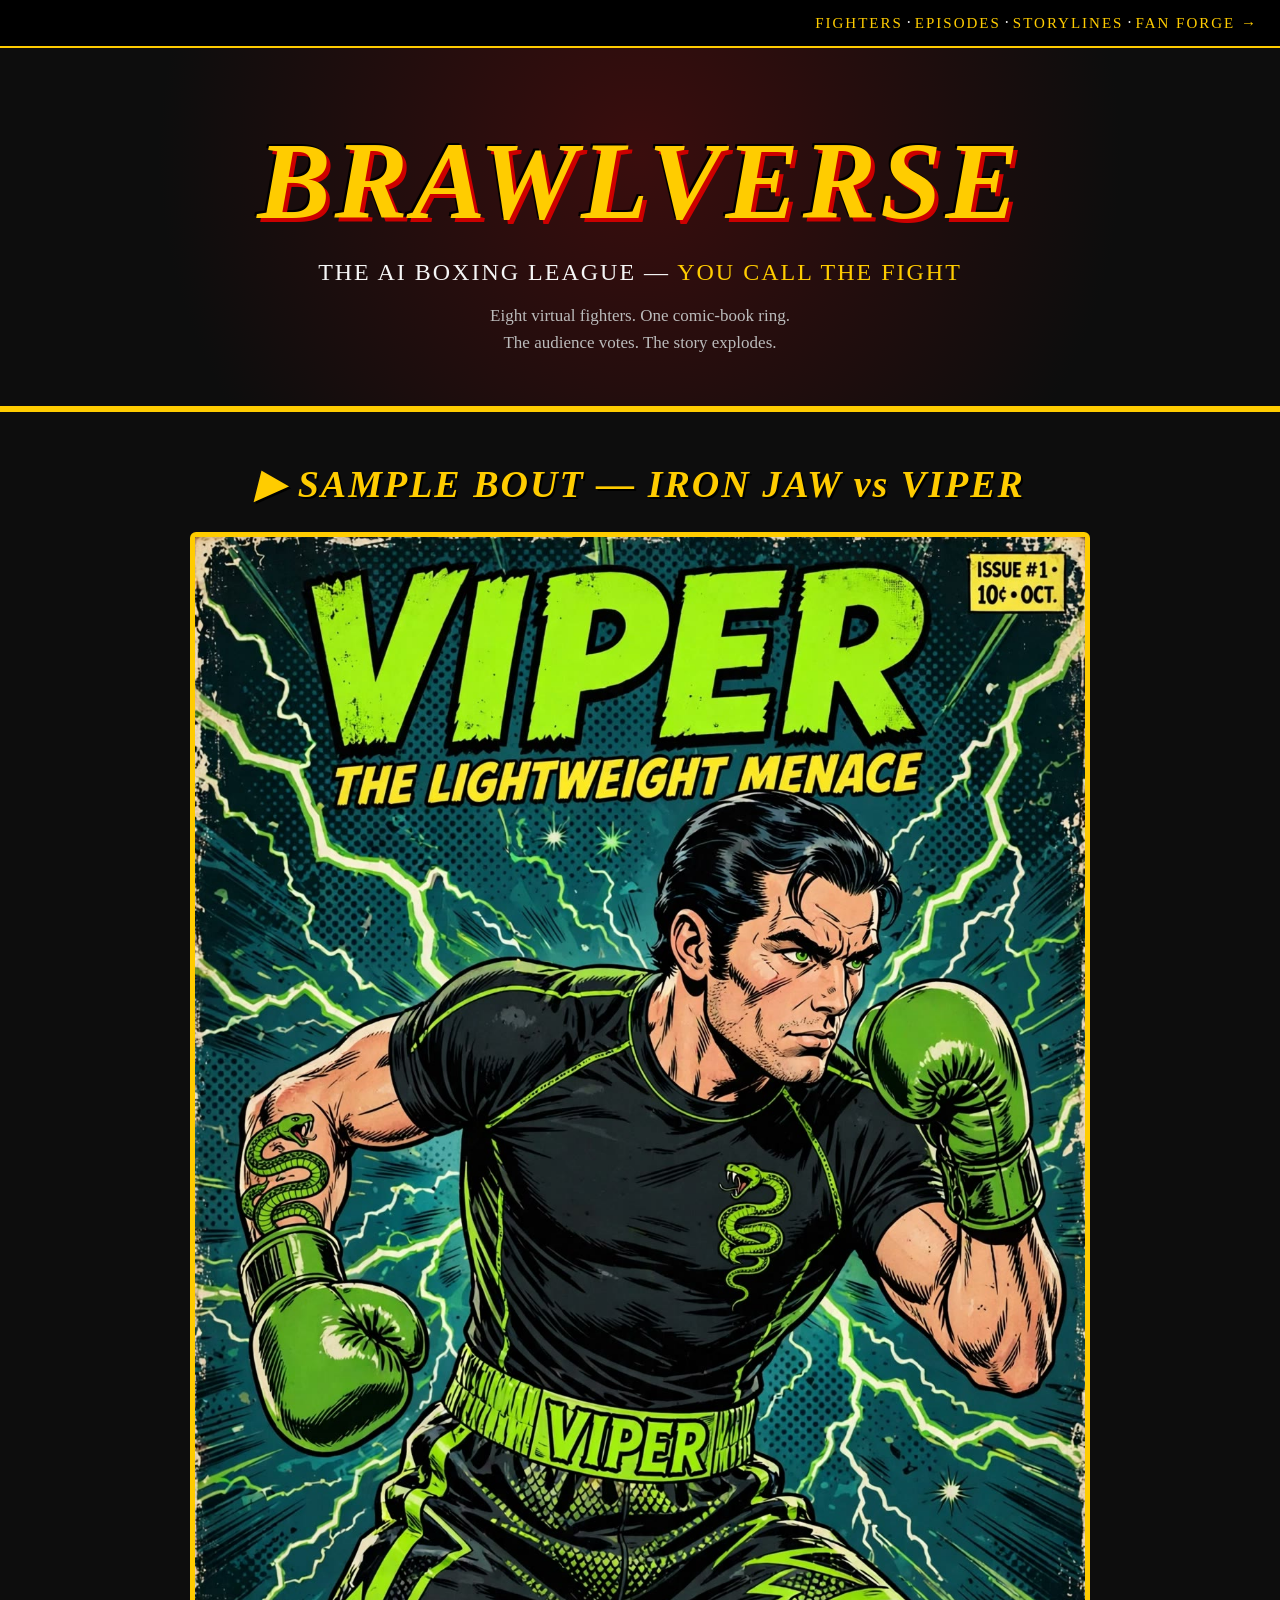
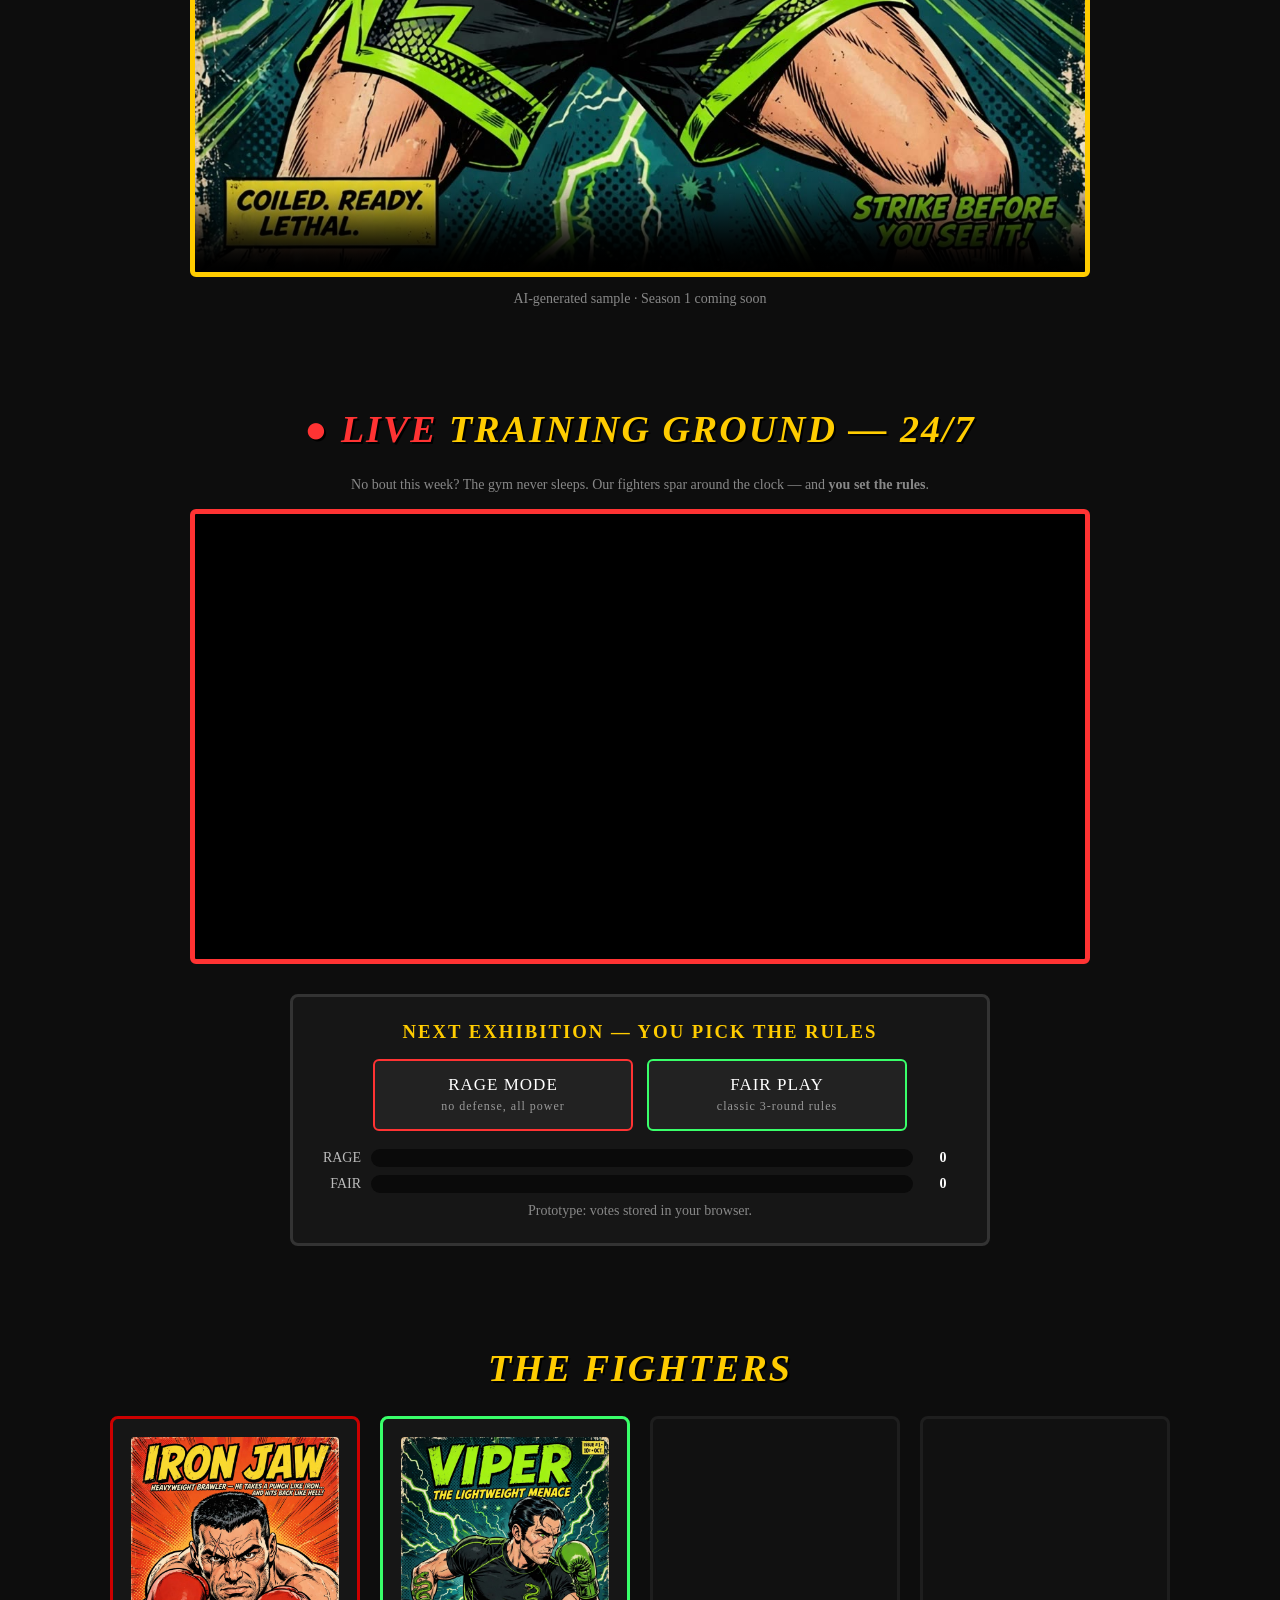
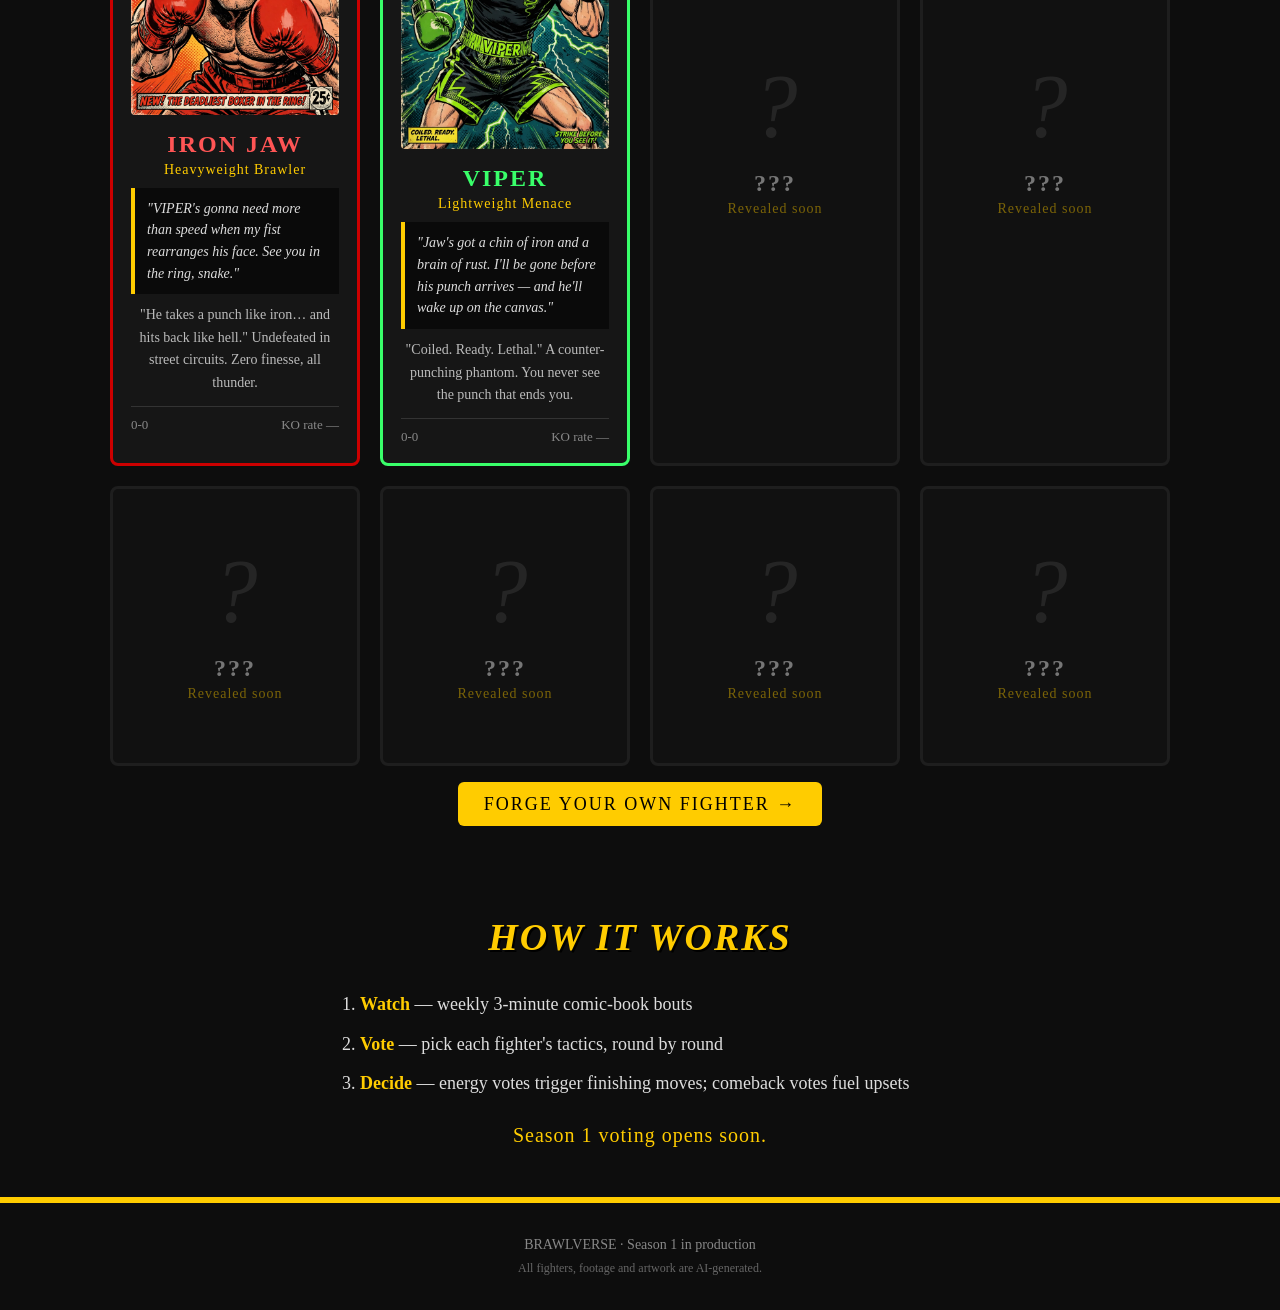
<file: index.html>
<!DOCTYPE html>
<html lang="en">
<head>
<meta charset="UTF-8">
<meta name="viewport" content="width=device-width, initial-scale=1.0">
<title>BRAWLVERSE — You Call The Fight</title>
<link rel="stylesheet" href="style.css">
</head>
<body>
<nav class="topnav"><a href="fighters.html">FIGHTERS</a> · <a href="episodes.html">EPISODES</a> · <a href="storylines.html">STORYLINES</a> · <a href="fan-forge.html">FAN FORGE →</a></nav>
<header class="hero">
  <div class="burst"></div>
  <h1 class="logo">BRAWLVERSE</h1>
  <p class="tagline">THE AI BOXING LEAGUE — <span>YOU CALL THE FIGHT</span></p>
  <p class="sub">Eight virtual fighters. One comic-book ring.<br>The audience votes. The story explodes.</p>
</header>

<section class="sample">
  <h2>▶ SAMPLE BOUT — IRON JAW vs VIPER</h2>
  <video controls preload="metadata" poster="assets/viper-portrait.jpg">
    <source src="brawlverse-sample-ep0.mp4" type="video/mp4">
  </video>
  <p class="note">AI-generated sample · Season 1 coming soon</p>
</section>

<section class="training">
  <h2><span class="live">● LIVE</span> TRAINING GROUND — 24/7</h2>
  <p class="note" style="margin-bottom:16px">No bout this week? The gym never sleeps. Our fighters spar around the clock — and <b>you set the rules</b>.</p>
  <video autoplay muted loop playsinline preload="metadata">
    <source src="training-sparring.mp4" type="video/mp4">
  </video>
  <div class="rulevote">
    <h3>NEXT EXHIBITION — YOU PICK THE RULES</h3>
    <div class="rv-buttons">
      <button id="voteRage">RAGE MODE<br><small>no defense, all power</small></button>
      <button id="voteFair">FAIR PLAY<br><small>classic 3-round rules</small></button>
    </div>
    <div class="rv-bars">
      <div class="rv-row"><span>RAGE</span><div class="bar"><div id="barRage"></div></div><b id="nRage">0</b></div>
      <div class="rv-row"><span>FAIR</span><div class="bar"><div id="barFair"></div></div><b id="nFair">0</b></div>
    </div>
    <p class="note">Prototype: votes stored in your browser.</p>
  </div>
</section>

<section class="fighters">
  <h2>THE FIGHTERS</h2>
  <div class="cards">
    <div class="card red">
      <img src="assets/iron-jaw-portrait.jpg" alt="Iron Jaw">
      <h3>IRON JAW</h3>
      <p class="style">Heavyweight Brawler</p>
      <p class="trash">"VIPER's gonna need more than speed when my fist rearranges his face. See you in the ring, snake."</p>
      <p class="bio">"He takes a punch like iron… and hits back like hell." Undefeated in street circuits. Zero finesse, all thunder.</p>
      <div class="stats"><span>0-0</span><span>KO rate —</span></div>
    </div>
    <div class="card green">
      <img src="assets/viper-portrait.jpg" alt="Viper">
      <h3>VIPER</h3>
      <p class="style">Lightweight Menace</p>
      <p class="trash">"Jaw's got a chin of iron and a brain of rust. I'll be gone before his punch arrives — and he'll wake up on the canvas."</p>
      <p class="bio">"Coiled. Ready. Lethal." A counter-punching phantom. You never see the punch that ends you.</p>
      <div class="stats"><span>0-0</span><span>KO rate —</span></div>
    </div>
    <div class="card locked"><div class="q">?</div><h3>???</h3><p class="style">Revealed soon</p></div>
    <div class="card locked"><div class="q">?</div><h3>???</h3><p class="style">Revealed soon</p></div>
    <div class="card locked"><div class="q">?</div><h3>???</h3><p class="style">Revealed soon</p></div>
    <div class="card locked"><div class="q">?</div><h3>???</h3><p class="style">Revealed soon</p></div>
    <div class="card locked"><div class="q">?</div><h3>???</h3><p class="style">Revealed soon</p></div>
    <div class="card locked"><div class="q">?</div><h3>???</h3><p class="style">Revealed soon</p></div>
  </div>
  <p class="soon" style="margin-top:26px"><a href="fan-forge.html" class="cta">FORGE YOUR OWN FIGHTER →</a></p>
</section>

<section class="vote">
  <h2>HOW IT WORKS</h2>
  <ol>
    <li><b>Watch</b> — weekly 3-minute comic-book bouts</li>
    <li><b>Vote</b> — pick each fighter's tactics, round by round</li>
    <li><b>Decide</b> — energy votes trigger finishing moves; comeback votes fuel upsets</li>
  </ol>
  <p class="soon">Season 1 voting opens soon.</p>
</section>

<footer>
  <p>BRAWLVERSE · Season 1 in production</p>
  <p class="aigc">All fighters, footage and artwork are AI-generated.</p>
</footer>

<script>
const K='bv_rulevote';
function get(){try{return JSON.parse(localStorage.getItem(K))||{rage:0,fair:0}}catch(e){return{rage:0,fair:0}}}
function draw(){
  const v=get(),t=v.rage+v.fair||1;
  document.getElementById('nRage').textContent=v.rage;
  document.getElementById('nFair').textContent=v.fair;
  document.getElementById('barRage').style.width=(v.rage/t*100)+'%';
  document.getElementById('barFair').style.width=(v.fair/t*100)+'%';
}
function vote(k){const v=get();v[k]++;localStorage.setItem(K,JSON.stringify(v));draw();}
document.getElementById('voteRage').onclick=()=>vote('rage');
document.getElementById('voteFair').onclick=()=>vote('fair');
draw();
</script>
</body>
</html>
</file>
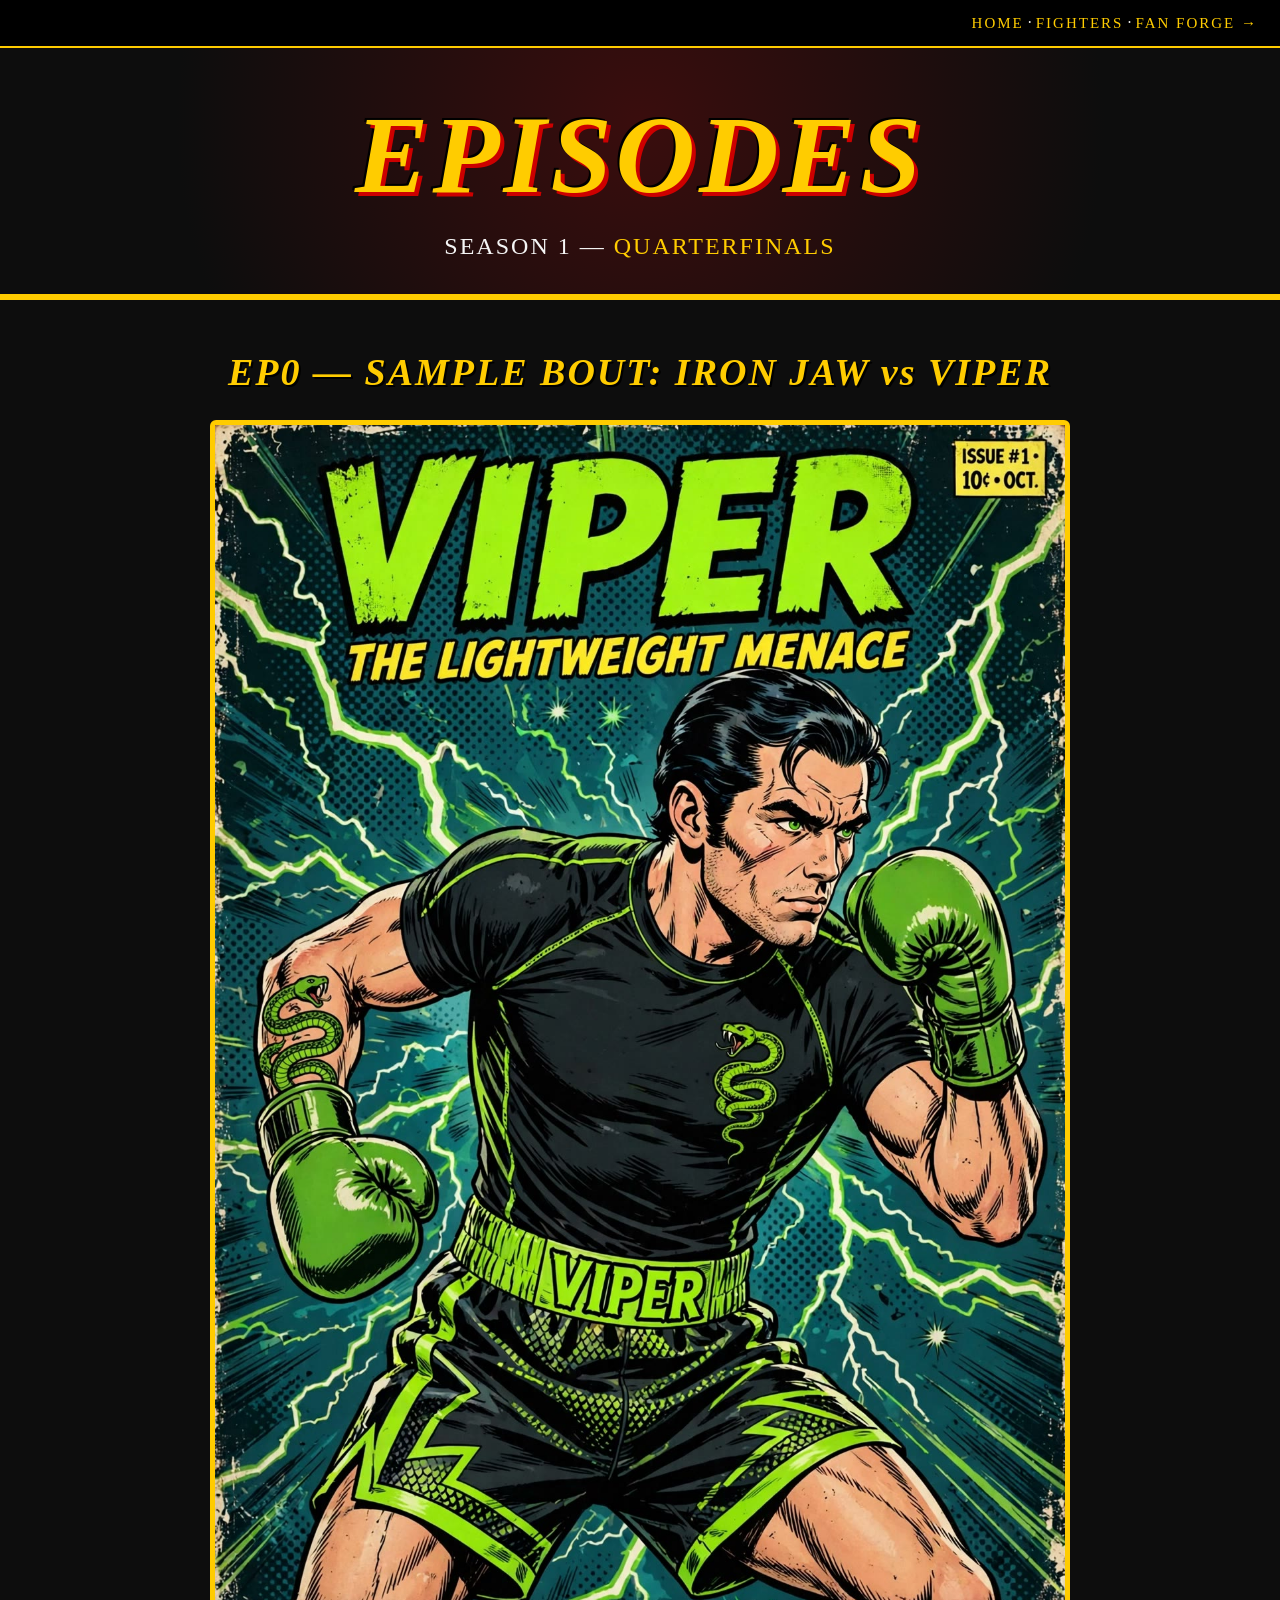
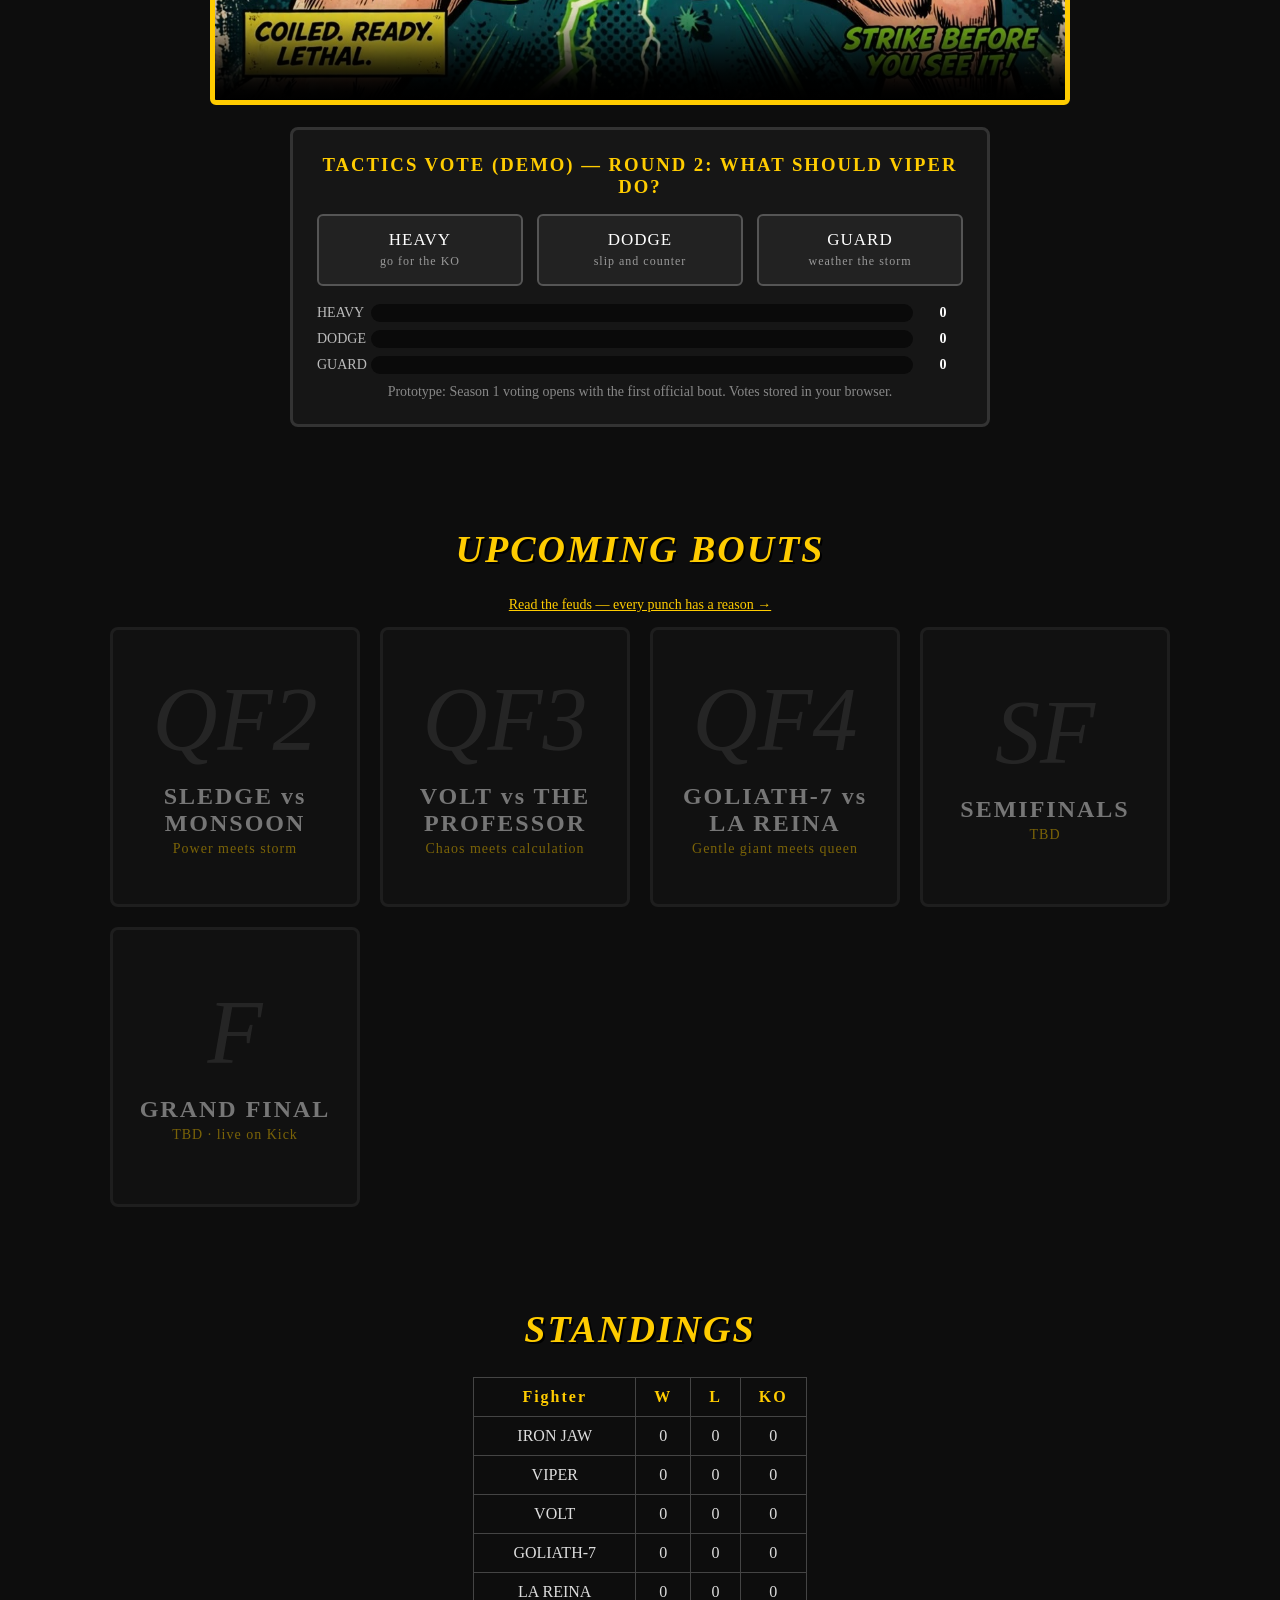
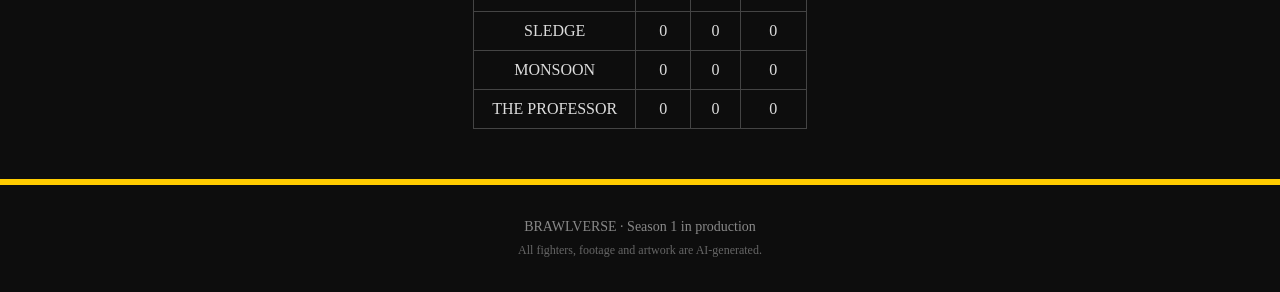
<file: episodes.html>
<!DOCTYPE html>
<html lang="en">
<head>
<meta charset="UTF-8">
<meta name="viewport" content="width=device-width, initial-scale=1.0">
<title>EPISODES — BRAWLVERSE</title>
<link rel="stylesheet" href="style.css">
</head>
<body>
<nav class="topnav"><a href="index.html">HOME</a> · <a href="fighters.html">FIGHTERS</a> · <a href="fan-forge.html">FAN FORGE →</a></nav>
<header class="hero small">
  <h1 class="logo">EPISODES</h1>
  <p class="tagline">SEASON 1 — <span>QUARTERFINALS</span></p>
</header>

<section class="sample">
  <h2>EP0 — SAMPLE BOUT: IRON JAW vs VIPER</h2>
  <div id="pinned-card" class="pinned" style="display:none">
    <span class="fire">🔥 观众精选</span>
    <span id="pinned-text"></span>
    <span id="pinned-nick" class="nick"></span>
  </div>
  <div class="videowrap">
    <video controls preload="metadata" poster="assets/viper-portrait.jpg">
      <source src="brawlverse-sample-ep0.mp4" type="video/mp4">
      <track kind="subtitles" src="ep0.vtt" srclang="en" label="English" default>
    </video>
    <div id="danmaku-layer"></div>
  </div>
  <div id="fanbox" class="fanbox" style="display:none">
    <input id="fan-nick" maxlength="12" placeholder="昵称（默认匿名拳迷）">
    <input id="fan-text" maxlength="40" placeholder="发一句解说/玩梗，40字内，精选后全场可见">
    <button id="fan-send">发送弹幕</button>
    <span id="fan-msg" class="note"></span>
  </div>
  <script src="assets/danmaku.min.js"></script>
  <script>
  /* Fan captions: danmaku layer + submit + pinned card. Needs API_BASE. */
  (function(){
    if(!window.BV_API_BASE || typeof Danmaku === 'undefined') return;
    document.getElementById('fanbox').style.display = 'flex';
    const danmaku = new Danmaku({ container: document.getElementById('danmaku-layer') });
    let sinceId = 0;
    function fanDeviceId(){
      try { const fp = deviceFingerprint(); if(fp && fp.length > 12) return fp; } catch(e){}
      let d = localStorage.getItem('bv_device');
      if(!d){ d = 'dev-' + Math.random().toString(36).slice(2) + Date.now().toString(36);
        localStorage.setItem('bv_device', d); }
      return d;
    }
    async function pollFeed(){
      try{
        const r = await fetch(`${window.BV_API_BASE}/api/captions/feed?since_id=${sinceId}`);
        const j = await r.json();
        for(const c of j.captions){
          danmaku.emit({ text: `${c.nickname}: ${c.text}` });
          if(c.id > sinceId) sinceId = c.id;
        }
      }catch(e){}
    }
    async function pollPinned(){
      try{
        const r = await fetch(`${window.BV_API_BASE}/api/captions/pinned`);
        const j = await r.json();
        const card = document.getElementById('pinned-card');
        if(j.pinned){
          document.getElementById('pinned-text').textContent = j.pinned.text;
          document.getElementById('pinned-nick').textContent = '— ' + j.pinned.nickname;
          card.style.display = 'block';
        } else card.style.display = 'none';
      }catch(e){}
    }
    document.getElementById('fan-send').onclick = async () => {
      const text = document.getElementById('fan-text').value.trim();
      const nick = document.getElementById('fan-nick').value.trim();
      const msg = document.getElementById('fan-msg');
      if(!text){ msg.textContent = '先写一句话！'; return; }
      try{
        const r = await fetch(`${window.BV_API_BASE}/api/captions`, {method:'POST',
          headers:{'Content-Type':'application/json'},
          body: JSON.stringify({text, nickname: nick, device_id: fanDeviceId()})});
        const j = await r.json();
        msg.textContent = j.msg || (r.ok ? '已提交！' : '发送失败');
        if(r.ok) document.getElementById('fan-text').value = '';
      }catch(e){ msg.textContent = '网络开小差，稍后再试'; }
    };
    pollFeed(); pollPinned();
    setInterval(pollFeed, 10000); setInterval(pollPinned, 10000);
  })();
  </script>
  <div class="rulevote" style="margin-top:22px">
    <h3>TACTICS VOTE (DEMO) — ROUND 2: WHAT SHOULD VIPER DO?</h3>
    <p id="tacticNote" style="display:none;color:#ffcc00;font-size:14px"></p>
    <div class="rv-buttons">
      <button id="tHeavy">HEAVY<br><small>go for the KO</small></button>
      <button id="tDodge">DODGE<br><small>slip and counter</small></button>
      <button id="tGuard">GUARD<br><small>weather the storm</small></button>
    </div>
    <div class="rv-bars">
      <div class="rv-row"><span>HEAVY</span><div class="bar"><div id="bHeavy"></div></div><b id="nHeavy">0</b></div>
      <div class="rv-row"><span>DODGE</span><div class="bar"><div id="bDodge"></div></div><b id="nDodge">0</b></div>
      <div class="rv-row"><span>GUARD</span><div class="bar"><div id="bGuard"></div></div><b id="nGuard">0</b></div>
    </div>
    <p class="note">Prototype: Season 1 voting opens with the first official bout. Votes stored in your browser.</p>
  </div>
</section>

<section>
  <h2>UPCOMING BOUTS</h2>
  <p class="note" style="text-align:center;margin-bottom:14px"><a href="storylines.html" style="color:#ffcc00">Read the feuds — every punch has a reason →</a></p>
  <div class="cards">
    <div class="card locked"><div class="q">QF2</div><h3>SLEDGE vs MONSOON</h3><p class="style">Power meets storm</p></div>
    <div class="card locked"><div class="q">QF3</div><h3>VOLT vs THE PROFESSOR</h3><p class="style">Chaos meets calculation</p></div>
    <div class="card locked"><div class="q">QF4</div><h3>GOLIATH-7 vs LA REINA</h3><p class="style">Gentle giant meets queen</p></div>
    <div class="card locked"><div class="q">SF</div><h3>SEMIFINALS</h3><p class="style">TBD</p></div>
    <div class="card locked"><div class="q">F</div><h3>GRAND FINAL</h3><p class="style">TBD · live on Kick</p></div>
  </div>
</section>

<section>
  <h2>STANDINGS</h2>
  <table class="standings">
    <tr><th>Fighter</th><th>W</th><th>L</th><th>KO</th></tr>
    <tr><td>IRON JAW</td><td>0</td><td>0</td><td>0</td></tr>
    <tr><td>VIPER</td><td>0</td><td>0</td><td>0</td></tr>
    <tr><td>VOLT</td><td>0</td><td>0</td><td>0</td></tr>
    <tr><td>GOLIATH-7</td><td>0</td><td>0</td><td>0</td></tr>
    <tr><td>LA REINA</td><td>0</td><td>0</td><td>0</td></tr>
    <tr><td>SLEDGE</td><td>0</td><td>0</td><td>0</td></tr>
    <tr><td>MONSOON</td><td>0</td><td>0</td><td>0</td></tr>
    <tr><td>THE PROFESSOR</td><td>0</td><td>0</td><td>0</td></tr>
  </table>
</section>

<footer><p>BRAWLVERSE · Season 1 in production</p><p class="aigc">All fighters, footage and artwork are AI-generated.</p></footer>

<script>
/* Shared config: fill after backend deploy, e.g. 'https://brawlverse-api.vercel.app' */
window.BV_API_BASE = '';
</script>
<script>
/* Device fingerprint (no dependency): canvas + WebGL + screen + tz + UA.
 * Stable per browser; falls back to stored random id if collection fails. */
function cyrb53(str, seed){
  let h1=0xdeadbeef^seed, h2=0x41c6ce57^seed;
  for(let i=0;i<str.length;i++){const ch=str.charCodeAt(i);
    h1=Math.imul(h1^ch,2654435761);h2=Math.imul(h2^ch,1597334677);}
  h1=Math.imul(h1^(h1>>>16),2246822507)^Math.imul(h2^(h2>>>13),3266489909);
  h2=Math.imul(h2^(h2>>>16),2246822507)^Math.imul(h1^(h1>>>13),3266489909);
  return (h2>>>0).toString(16).padStart(8,'0')+(h1>>>0).toString(16).padStart(8,'0');
}
function canvasFP(){
  try{
    const c=document.createElement('canvas');c.width=220;c.height=40;
    const x=c.getContext('2d');
    x.textBaseline='top';x.font='16px Arial';
    x.fillStyle='#f60';x.fillRect(10,5,100,25);
    x.fillStyle='#069';x.font='italic 18px "Times New Roman"';
    x.fillText('BRAWLVERSE!',12,8);
    x.globalCompositeOperation='multiply';
    x.fillStyle='rgba(255,0,255,0.6)';x.beginPath();x.arc(160,20,18,0,7);x.fill();
    return c.toDataURL();
  }catch(e){return 'nocanvas';}
}
function webglFP(){
  try{
    const c=document.createElement('canvas');
    const gl=c.getContext('webgl')||c.getContext('experimental-webgl');
    if(!gl)return 'nowebgl';
    const dbg=gl.getExtension('WEBGL_debug_renderer_info');
    return (dbg?gl.getParameter(dbg.UNMASKED_VENDOR_WEBGL):gl.getParameter(gl.VENDOR))
      +'|'+(dbg?gl.getParameter(dbg.UNMASKED_RENDERER_WEBGL):gl.getParameter(gl.RENDERER));
  }catch(e){return 'nowebgl';}
}
function deviceFingerprint(){
  const p=[];
  p.push(canvasFP());
  p.push(webglFP());
  p.push([screen.width,screen.height,screen.colorDepth,window.devicePixelRatio||1].join('x'));
  try{p.push(Intl.DateTimeFormat().resolvedOptions().timeZone+'|'+new Date().getTimezoneOffset());}catch(e){p.push('notz');}
  p.push(navigator.language+'|'+((navigator.languages||[]).join(',')));
  p.push(navigator.platform+'|'+navigator.hardwareConcurrency+'|'+(navigator.deviceMemory||'?'));
  p.push(('ontouchstart'in window)?'touch':'notouch');
  p.push(navigator.userAgent);
  const s=p.join('###');
  return 'fp-'+cyrb53(s,7)+cyrb53(s,99);
}
</script>
<script>
/* Tactics vote: talks to the P2-full API when API_BASE is set,
   falls back to browser-local demo counters when offline/unset. */
const API_BASE = window.BV_API_BASE || ''; // e.g. 'https://brawlverse-api.vercel.app' after deploy
const BOUT_ID = 'qf1', ROUND_NO = 2;
const K='bv_tactics', DK='bv_device';
function deviceId(){
  try{
    const fp = deviceFingerprint();
    if(fp && fp.length > 12) return fp;
  }catch(e){}
  let d = localStorage.getItem(DK);
  if(!d){ d = 'dev-' + Math.random().toString(36).slice(2) + Date.now().toString(36);
    localStorage.setItem(DK, d); }
  return d;
}
function get(){try{return JSON.parse(localStorage.getItem(K))||{heavy:0,dodge:0,guard:0}}catch(e){return{heavy:0,dodge:0,guard:0}}}
function drawTally(t){
  const total = (t.heavy+t.dodge+t.guard)||1;
  [['Heavy','heavy'],['Dodge','dodge'],['Guard','guard']].forEach(([l,k])=>{
    document.getElementById('n'+l).textContent=t[k];
    document.getElementById('b'+l).style.width=(t[k]/total*100)+'%';
  });
}
async function refresh(){
  if(!API_BASE){ drawTally(get()); return; }
  try{
    const r = await fetch(`${API_BASE}/api/votes/tally?bout_id=${BOUT_ID}&round_no=${ROUND_NO}`);
    const j = await r.json();
    drawTally({heavy:j.tally.heavy, dodge:j.tally.dodge, guard:j.tally.guard});
    const b = await fetch(`${API_BASE}/api/bouts`).then(r=>r.json());
    const bout = (b||[]).find(x=>x.id===BOUT_ID);
    const note = bout && bout.tactic_note;
    const el = document.getElementById('tacticNote');
    if(note){ el.style.display='block'; el.textContent='📢 上回合观众投票已执行：'+note; }
    else { el.style.display='none'; }
  }catch(e){ drawTally(get()); }
}
async function vote(k){
  const key = k.toLowerCase();
  if(!API_BASE){
    const v=get(); v[key]++; localStorage.setItem(K,JSON.stringify(v)); drawTally(v); return;
  }
  try{
    const r = await fetch(`${API_BASE}/api/votes`, {method:'POST',
      headers:{'Content-Type':'application/json'},
      body: JSON.stringify({bout_id:BOUT_ID, round_no:ROUND_NO, choice:key, device_id:deviceId()})});
    if(!r.ok) throw new Error(await r.text());
  }catch(e){ const v=get(); v[key]++; localStorage.setItem(K,JSON.stringify(v)); }
  refresh();
}
document.getElementById('tHeavy').onclick=()=>vote('heavy');
document.getElementById('tDodge').onclick=()=>vote('dodge');
document.getElementById('tGuard').onclick=()=>vote('guard');
refresh(); setInterval(refresh, 10000);
</script>
</body>
</html>
</file>
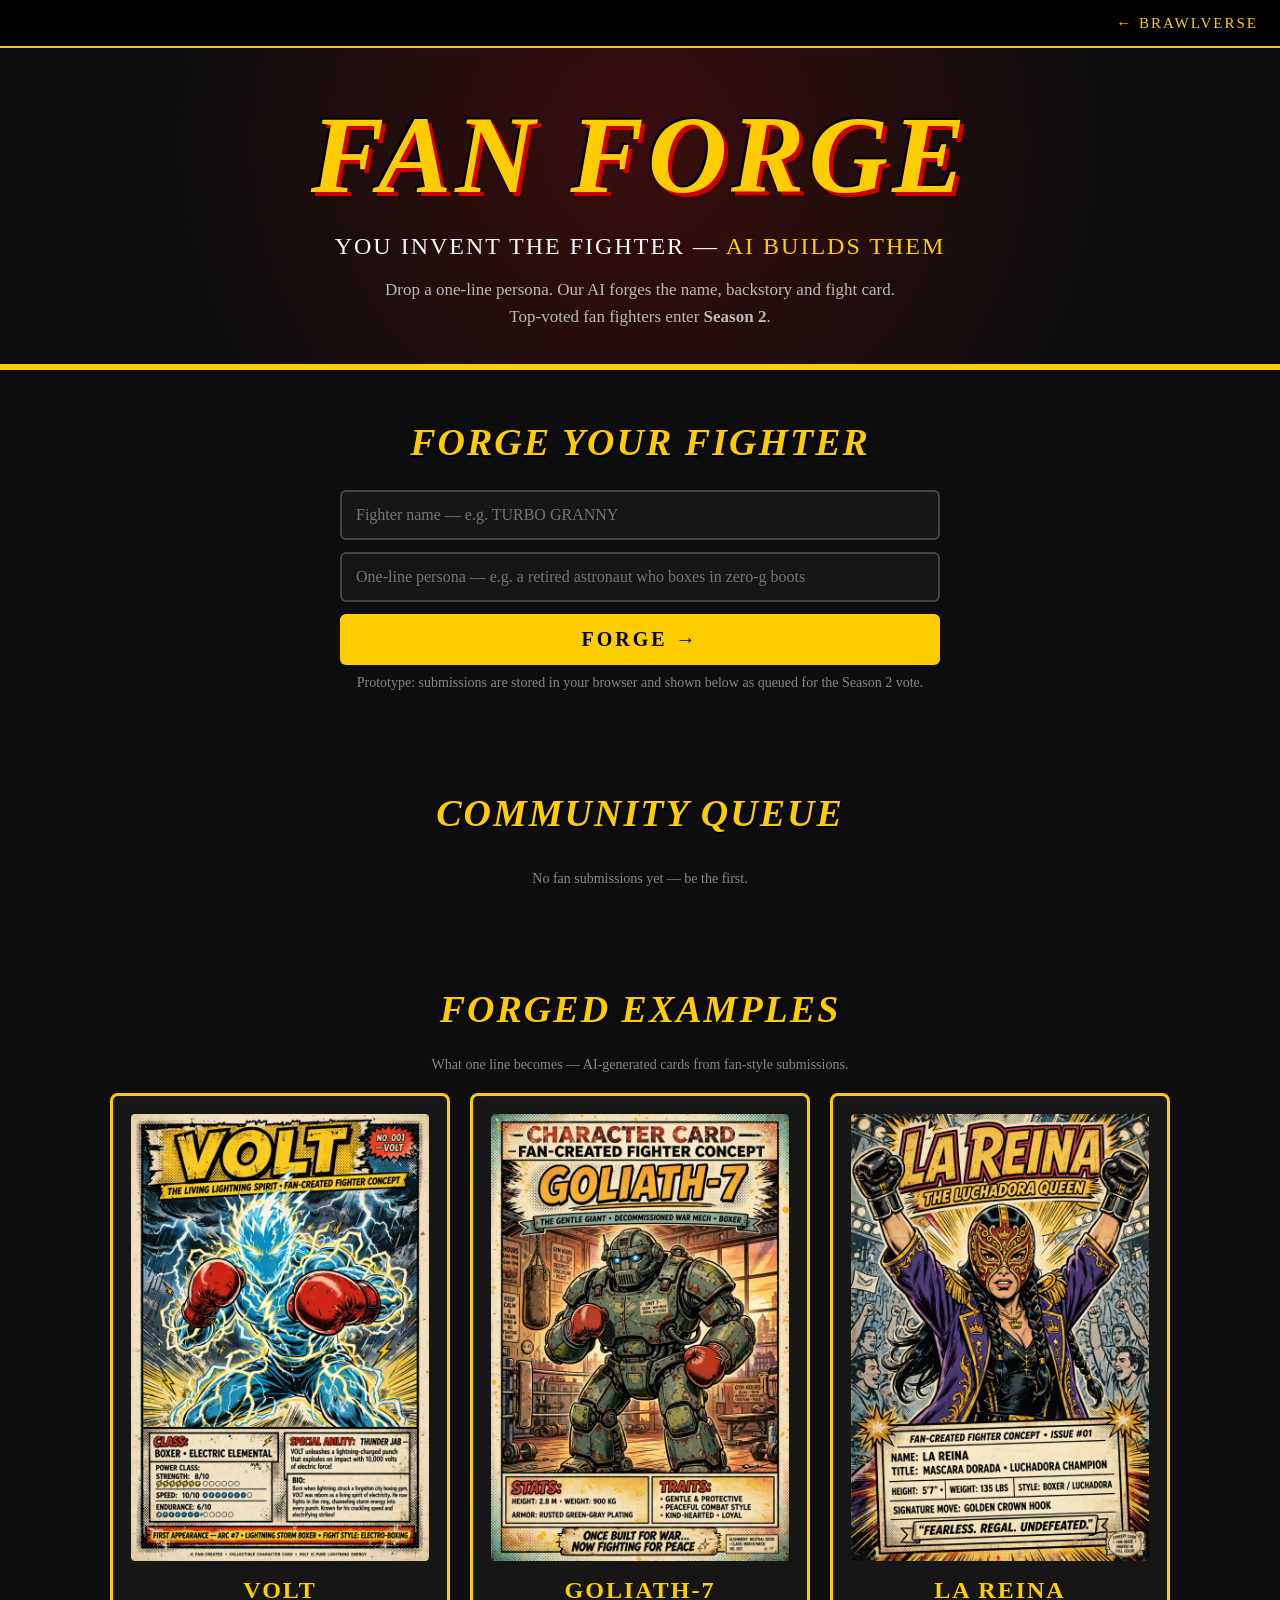
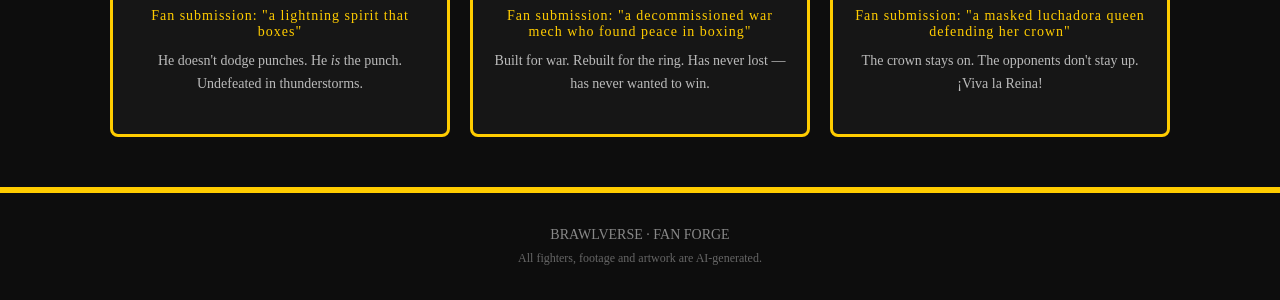
<file: fan-forge.html>
<!DOCTYPE html>
<html lang="en">
<head>
<meta charset="UTF-8">
<meta name="viewport" content="width=device-width, initial-scale=1.0">
<title>FAN FORGE — BRAWLVERSE</title>
<link rel="stylesheet" href="style.css">
</head>
<body>
<nav class="topnav"><a href="index.html">← BRAWLVERSE</a></nav>
<header class="hero small">
  <h1 class="logo">FAN FORGE</h1>
  <p class="tagline">YOU INVENT THE FIGHTER — <span>AI BUILDS THEM</span></p>
  <p class="sub">Drop a one-line persona. Our AI forges the name, backstory and fight card.<br>Top-voted fan fighters enter <b>Season 2</b>.</p>
</header>

<section class="forge-form">
  <h2>FORGE YOUR FIGHTER</h2>
  <form id="forgeForm">
    <input id="fname" maxlength="24" placeholder="Fighter name — e.g. TURBO GRANNY" required>
    <input id="fpersona" maxlength="120" placeholder="One-line persona — e.g. a retired astronaut who boxes in zero-g boots" required>
    <button type="submit">FORGE →</button>
  </form>
  <p class="note">Prototype: submissions are stored in your browser and shown below as queued for the Season 2 vote.</p>
</section>

<section>
  <h2>COMMUNITY QUEUE</h2>
  <div class="cards" id="queueGrid"><p class="note" id="queueEmpty">No fan submissions yet — be the first.</p></div>
</section>

<section>
  <h2>FORGED EXAMPLES</h2>
  <p class="note" style="margin-bottom:20px">What one line becomes — AI-generated cards from fan-style submissions.</p>
  <div class="cards">
    <div class="card yellow">
      <img src="assets/fan-volt.jpg" alt="Volt">
      <h3>VOLT</h3>
      <p class="style">Fan submission: "a lightning spirit that boxes"</p>
      <p class="bio">He doesn't dodge punches. He <i>is</i> the punch. Undefeated in thunderstorms.</p>
    </div>
    <div class="card yellow">
      <img src="assets/fan-goliath7.jpg" alt="Goliath-7">
      <h3>GOLIATH-7</h3>
      <p class="style">Fan submission: "a decommissioned war mech who found peace in boxing"</p>
      <p class="bio">Built for war. Rebuilt for the ring. Has never lost — has never wanted to win.</p>
    </div>
    <div class="card yellow">
      <img src="assets/fan-lareina.jpg" alt="La Reina">
      <h3>LA REINA</h3>
      <p class="style">Fan submission: "a masked luchadora queen defending her crown"</p>
      <p class="bio">The crown stays on. The opponents don't stay up. ¡Viva la Reina!</p>
    </div>
  </div>
</section>

<footer>
  <p>BRAWLVERSE · FAN FORGE</p>
  <p class="aigc">All fighters, footage and artwork are AI-generated.</p>
</footer>

<script>
const KEY='bv_forge_queue';
function load(){try{return JSON.parse(localStorage.getItem(KEY))||[]}catch(e){return[]}}
function save(q){localStorage.setItem(KEY,JSON.stringify(q))}
function render(){
  const q=load(),g=document.getElementById('queueGrid');
  document.getElementById('queueEmpty').style.display=q.length?'none':'block';
  g.querySelectorAll('.card.fan').forEach(e=>e.remove());
  q.forEach(f=>{
    const d=document.createElement('div');d.className='card fan';
    d.innerHTML='<div class="q">?</div><h3>'+f.name+'</h3><p class="style">Fan submission: "'+f.persona+'"</p><p class="bio">Queued for Season 2 vote.</p>';
    g.appendChild(d);
  });
}
document.getElementById('forgeForm').addEventListener('submit',e=>{
  e.preventDefault();
  const name=document.getElementById('fname').value.trim().toUpperCase();
  const persona=document.getElementById('fpersona').value.trim();
  if(!name||!persona)return;
  const q=load();q.unshift({name,persona});save(q);render();e.target.reset();
});
render();
</script>
</body>
</html>
</file>
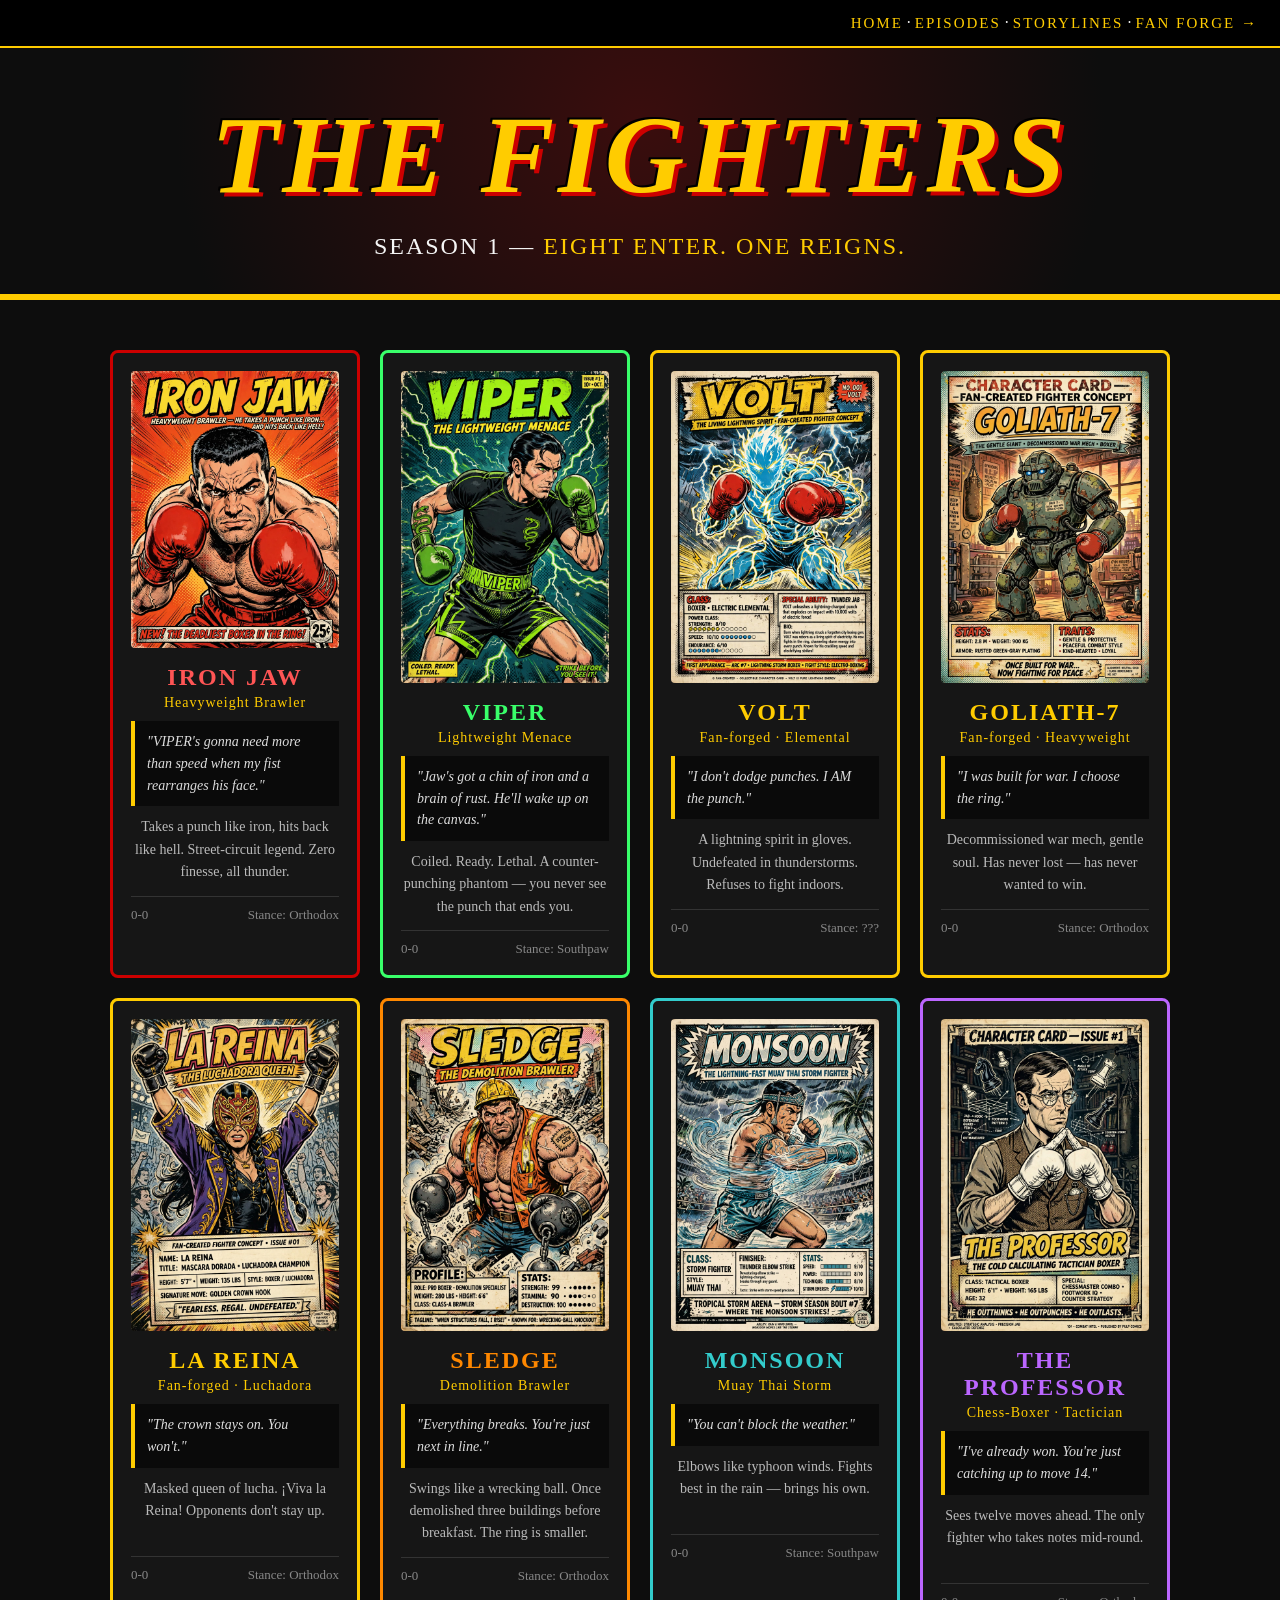
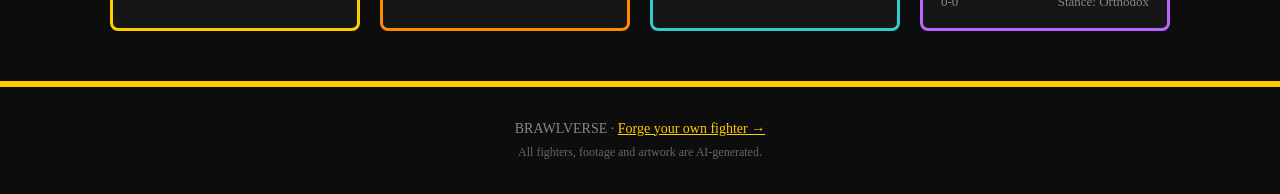
<file: fighters.html>
<!DOCTYPE html>
<html lang="en">
<head>
<meta charset="UTF-8">
<meta name="viewport" content="width=device-width, initial-scale=1.0">
<title>FIGHTERS — BRAWLVERSE</title>
<link rel="stylesheet" href="style.css">
</head>
<body>
<nav class="topnav"><a href="index.html">HOME</a> · <a href="episodes.html">EPISODES</a> · <a href="storylines.html">STORYLINES</a> · <a href="fan-forge.html">FAN FORGE →</a></nav>
<header class="hero small">
  <h1 class="logo">THE FIGHTERS</h1>
  <p class="tagline">SEASON 1 — <span>EIGHT ENTER. ONE REIGNS.</span></p>
</header>
<section>
  <div class="cards">
    <div class="card red"><img src="assets/iron-jaw-portrait.jpg" alt="Iron Jaw"><h3>IRON JAW</h3><p class="style">Heavyweight Brawler</p><p class="trash">"VIPER's gonna need more than speed when my fist rearranges his face."</p><p class="bio">Takes a punch like iron, hits back like hell. Street-circuit legend. Zero finesse, all thunder.</p><div class="stats"><span>0-0</span><span>Stance: Orthodox</span></div></div>
    <div class="card green"><img src="assets/viper-portrait.jpg" alt="Viper"><h3>VIPER</h3><p class="style">Lightweight Menace</p><p class="trash">"Jaw's got a chin of iron and a brain of rust. He'll wake up on the canvas."</p><p class="bio">Coiled. Ready. Lethal. A counter-punching phantom — you never see the punch that ends you.</p><div class="stats"><span>0-0</span><span>Stance: Southpaw</span></div></div>
    <div class="card yellow"><img src="assets/fan-volt.jpg" alt="Volt"><h3>VOLT</h3><p class="style">Fan-forged · Elemental</p><p class="trash">"I don't dodge punches. I AM the punch."</p><p class="bio">A lightning spirit in gloves. Undefeated in thunderstorms. Refuses to fight indoors.</p><div class="stats"><span>0-0</span><span>Stance: ???</span></div></div>
    <div class="card yellow"><img src="assets/fan-goliath7.jpg" alt="Goliath-7"><h3>GOLIATH-7</h3><p class="style">Fan-forged · Heavyweight</p><p class="trash">"I was built for war. I choose the ring."</p><p class="bio">Decommissioned war mech, gentle soul. Has never lost — has never wanted to win.</p><div class="stats"><span>0-0</span><span>Stance: Orthodox</span></div></div>
    <div class="card yellow"><img src="assets/fan-lareina.jpg" alt="La Reina"><h3>LA REINA</h3><p class="style">Fan-forged · Luchadora</p><p class="trash">"The crown stays on. You won't."</p><p class="bio">Masked queen of lucha. ¡Viva la Reina! Opponents don't stay up.</p><div class="stats"><span>0-0</span><span>Stance: Orthodox</span></div></div>
    <div class="card orange"><img src="assets/fighter-sledge.jpg" alt="Sledge"><h3>SLEDGE</h3><p class="style">Demolition Brawler</p><p class="trash">"Everything breaks. You're just next in line."</p><p class="bio">Swings like a wrecking ball. Once demolished three buildings before breakfast. The ring is smaller.</p><div class="stats"><span>0-0</span><span>Stance: Orthodox</span></div></div>
    <div class="card teal"><img src="assets/fighter-monsoon.jpg" alt="Monsoon"><h3>MONSOON</h3><p class="style">Muay Thai Storm</p><p class="trash">"You can't block the weather."</p><p class="bio">Elbows like typhoon winds. Fights best in the rain — brings his own.</p><div class="stats"><span>0-0</span><span>Stance: Southpaw</span></div></div>
    <div class="card purple"><img src="assets/fighter-professor.jpg" alt="The Professor"><h3>THE PROFESSOR</h3><p class="style">Chess-Boxer · Tactician</p><p class="trash">"I've already won. You're just catching up to move 14."</p><p class="bio">Sees twelve moves ahead. The only fighter who takes notes mid-round.</p><div class="stats"><span>0-0</span><span>Stance: Orthodox</span></div></div>
  </div>
</section>
<footer><p>BRAWLVERSE · <a href="fan-forge.html" style="color:#ffcc00">Forge your own fighter →</a></p><p class="aigc">All fighters, footage and artwork are AI-generated.</p></footer>
<script>
window.BV_API_BASE = '';
/* Legacy ledger: every settled bout permanently writes W-L-KO here. */
(async function(){
  const base = window.BV_API_BASE || '';
  if(!base) return;
  try{
    const r = await fetch(base + '/api/betting/records');
    const j = await r.json();
    const map = {};
    (j.records || []).forEach(x => { map[x.fighter.toUpperCase()] = x; });
    document.querySelectorAll('.card h3').forEach(h => {
      const rec = map[h.textContent.trim().toUpperCase()];
      if(!rec) return;
      const stats = h.parentElement.querySelector('.stats span');
      if(stats) stats.textContent = rec.wins + '-' + rec.losses + ' (' + rec.kos + ' KO)';
    });
  }catch(e){}
})();
</script>
</body>
</html>
</file>
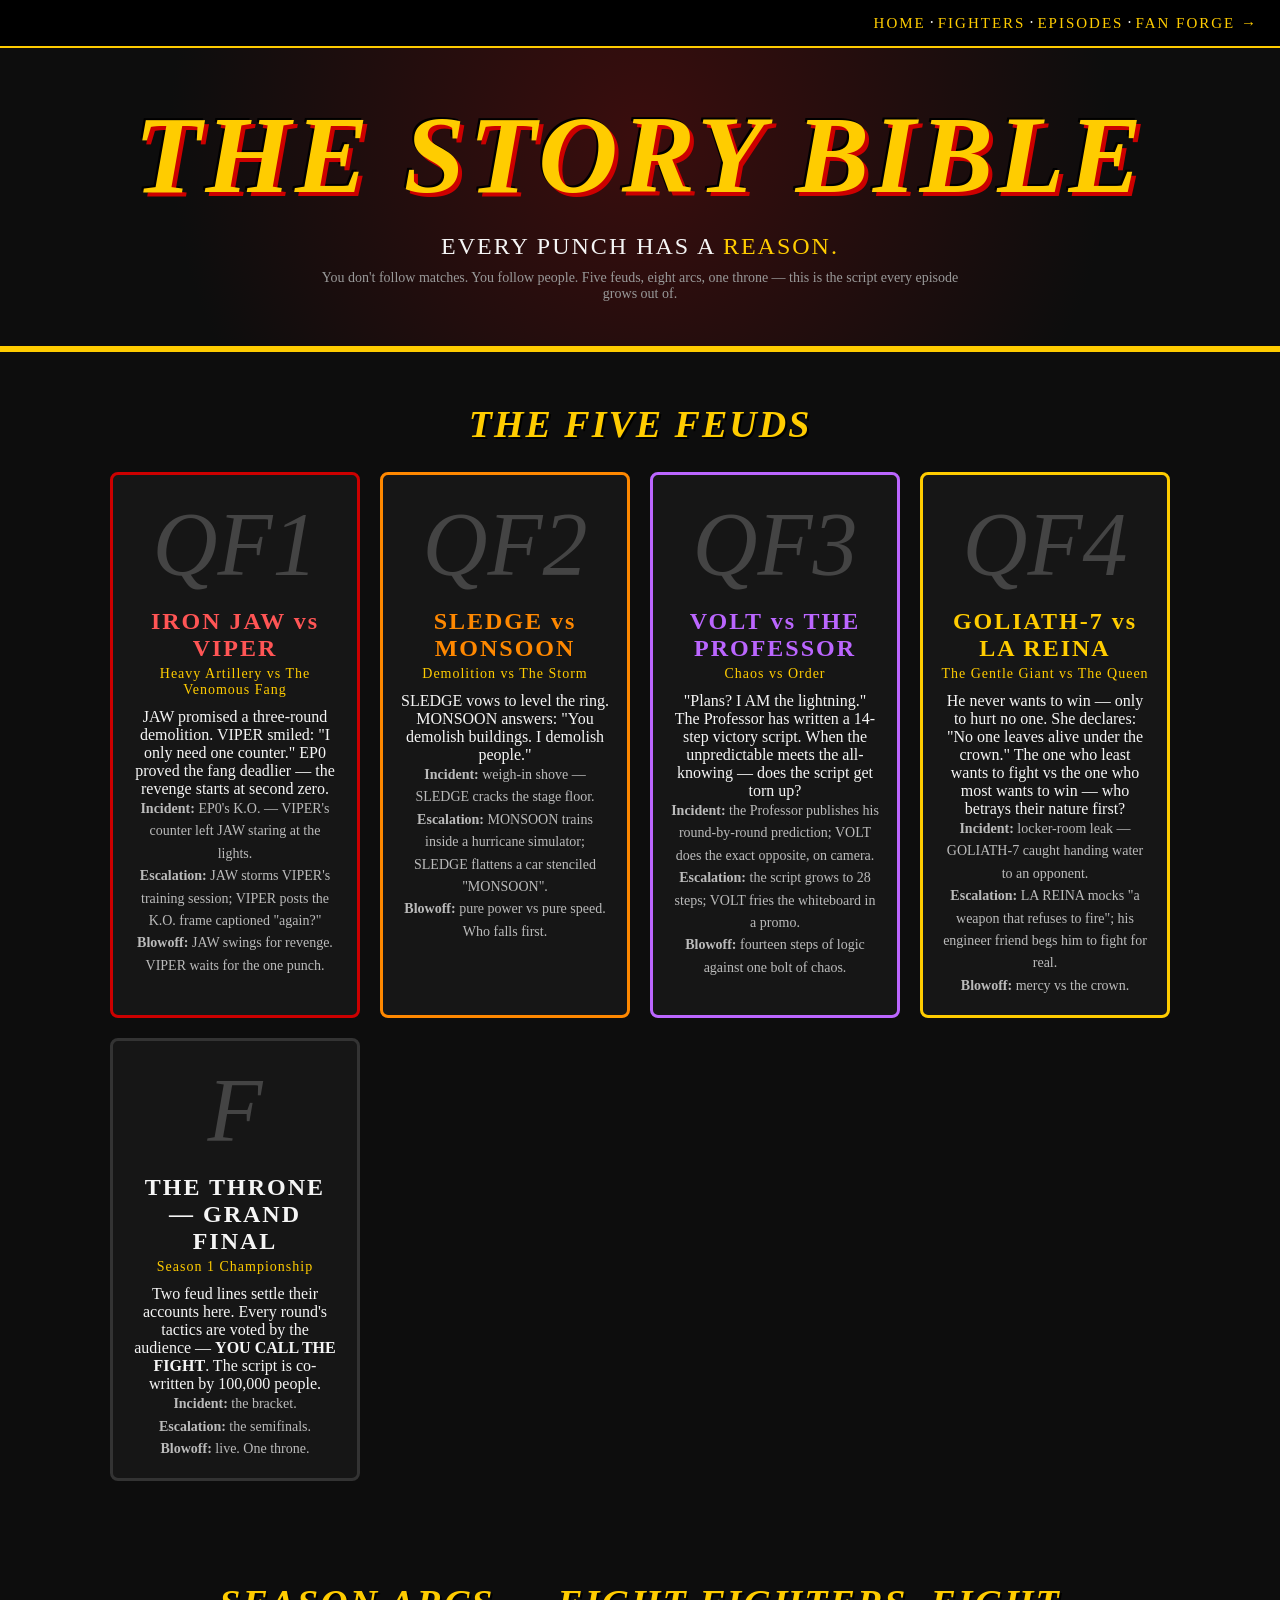
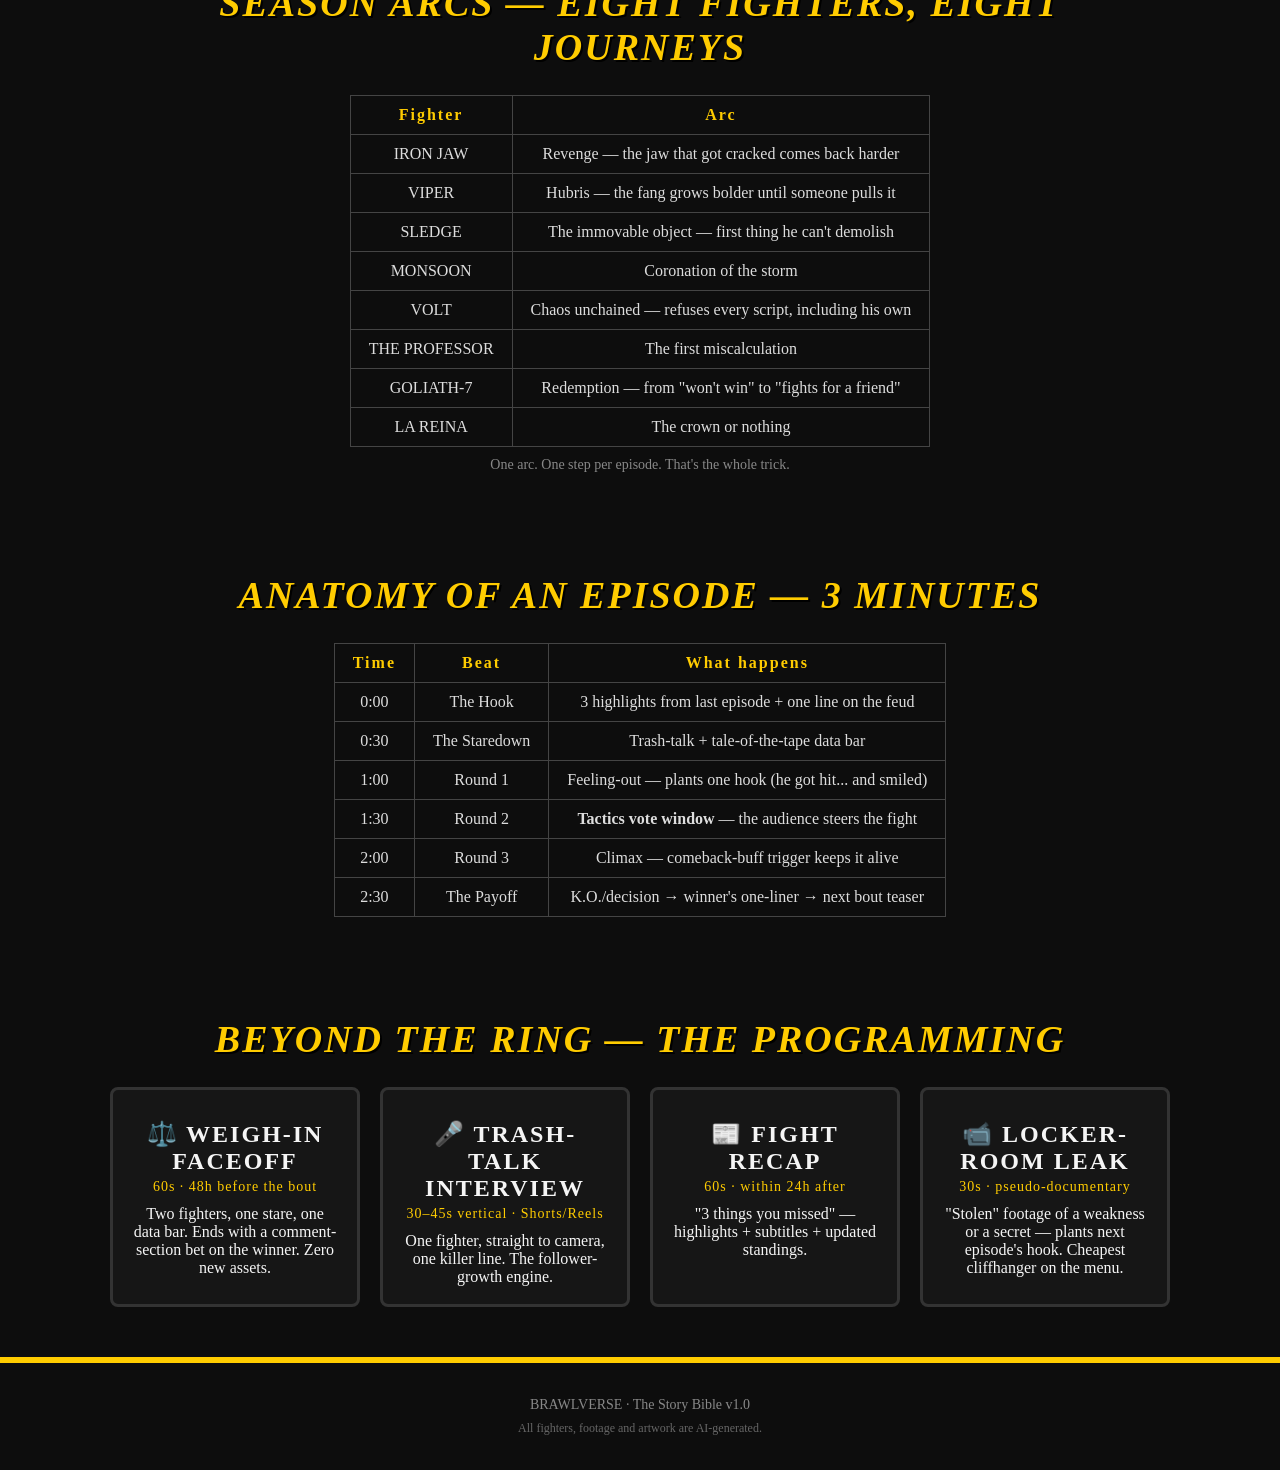
<file: storylines.html>
<!DOCTYPE html>
<html lang="en">
<head>
<meta charset="UTF-8">
<meta name="viewport" content="width=device-width, initial-scale=1.0">
<title>STORYLINES — BRAWLVERSE</title>
<link rel="stylesheet" href="style.css">
</head>
<body>
<nav class="topnav"><a href="index.html">HOME</a> · <a href="fighters.html">FIGHTERS</a> · <a href="episodes.html">EPISODES</a> · <a href="fan-forge.html">FAN FORGE →</a></nav>
<header class="hero small">
  <h1 class="logo">THE STORY BIBLE</h1>
  <p class="tagline">EVERY PUNCH HAS A <span>REASON.</span></p>
  <p class="note" style="max-width:640px;margin:10px auto;color:#999">You don't follow matches. You follow people. Five feuds, eight arcs, one throne — this is the script every episode grows out of.</p>
</header>

<section>
  <h2>THE FIVE FEUDS</h2>
  <div class="cards">
    <div class="card red">
      <div class="q">QF1</div><h3>IRON JAW vs VIPER</h3>
      <p class="style">Heavy Artillery vs The Venomous Fang</p>
      <p>JAW promised a three-round demolition. VIPER smiled: "I only need one counter." EP0 proved the fang deadlier — the revenge starts at second zero.</p>
      <p class="bio"><b>Incident:</b> EP0's K.O. — VIPER's counter left JAW staring at the lights.<br>
      <b>Escalation:</b> JAW storms VIPER's training session; VIPER posts the K.O. frame captioned "again?"<br>
      <b>Blowoff:</b> JAW swings for revenge. VIPER waits for the one punch.</p>
    </div>
    <div class="card orange">
      <div class="q">QF2</div><h3>SLEDGE vs MONSOON</h3>
      <p class="style">Demolition vs The Storm</p>
      <p>SLEDGE vows to level the ring. MONSOON answers: "You demolish buildings. I demolish people."</p>
      <p class="bio"><b>Incident:</b> weigh-in shove — SLEDGE cracks the stage floor.<br>
      <b>Escalation:</b> MONSOON trains inside a hurricane simulator; SLEDGE flattens a car stenciled "MONSOON".<br>
      <b>Blowoff:</b> pure power vs pure speed. Who falls first.</p>
    </div>
    <div class="card purple">
      <div class="q">QF3</div><h3>VOLT vs THE PROFESSOR</h3>
      <p class="style">Chaos vs Order</p>
      <p>"Plans? I AM the lightning." The Professor has written a 14-step victory script. When the unpredictable meets the all-knowing — does the script get torn up?</p>
      <p class="bio"><b>Incident:</b> the Professor publishes his round-by-round prediction; VOLT does the exact opposite, on camera.<br>
      <b>Escalation:</b> the script grows to 28 steps; VOLT fries the whiteboard in a promo.<br>
      <b>Blowoff:</b> fourteen steps of logic against one bolt of chaos.</p>
    </div>
    <div class="card yellow">
      <div class="q">QF4</div><h3>GOLIATH-7 vs LA REINA</h3>
      <p class="style">The Gentle Giant vs The Queen</p>
      <p>He never wants to win — only to hurt no one. She declares: "No one leaves alive under the crown." The one who least wants to fight vs the one who most wants to win — who betrays their nature first?</p>
      <p class="bio"><b>Incident:</b> locker-room leak — GOLIATH-7 caught handing water to an opponent.<br>
      <b>Escalation:</b> LA REINA mocks "a weapon that refuses to fire"; his engineer friend begs him to fight for real.<br>
      <b>Blowoff:</b> mercy vs the crown.</p>
    </div>
    <div class="card">
      <div class="q">F</div><h3>THE THRONE — GRAND FINAL</h3>
      <p class="style">Season 1 Championship</p>
      <p>Two feud lines settle their accounts here. Every round's tactics are voted by the audience — <b>YOU CALL THE FIGHT</b>. The script is co-written by 100,000 people.</p>
      <p class="bio"><b>Incident:</b> the bracket.<br>
      <b>Escalation:</b> the semifinals.<br>
      <b>Blowoff:</b> live. One throne.</p>
    </div>
  </div>
</section>

<section>
  <h2>SEASON ARCS — EIGHT FIGHTERS, EIGHT JOURNEYS</h2>
  <table class="standings">
    <tr><th>Fighter</th><th>Arc</th></tr>
    <tr><td>IRON JAW</td><td>Revenge — the jaw that got cracked comes back harder</td></tr>
    <tr><td>VIPER</td><td>Hubris — the fang grows bolder until someone pulls it</td></tr>
    <tr><td>SLEDGE</td><td>The immovable object — first thing he can't demolish</td></tr>
    <tr><td>MONSOON</td><td>Coronation of the storm</td></tr>
    <tr><td>VOLT</td><td>Chaos unchained — refuses every script, including his own</td></tr>
    <tr><td>THE PROFESSOR</td><td>The first miscalculation</td></tr>
    <tr><td>GOLIATH-7</td><td>Redemption — from "won't win" to "fights for a friend"</td></tr>
    <tr><td>LA REINA</td><td>The crown or nothing</td></tr>
  </table>
  <p class="note" style="text-align:center;color:#888">One arc. One step per episode. That's the whole trick.</p>
</section>

<section>
  <h2>ANATOMY OF AN EPISODE — 3 MINUTES</h2>
  <table class="standings">
    <tr><th>Time</th><th>Beat</th><th>What happens</th></tr>
    <tr><td>0:00</td><td>The Hook</td><td>3 highlights from last episode + one line on the feud</td></tr>
    <tr><td>0:30</td><td>The Staredown</td><td>Trash-talk + tale-of-the-tape data bar</td></tr>
    <tr><td>1:00</td><td>Round 1</td><td>Feeling-out — plants one hook (he got hit... and smiled)</td></tr>
    <tr><td>1:30</td><td>Round 2</td><td><b>Tactics vote window</b> — the audience steers the fight</td></tr>
    <tr><td>2:00</td><td>Round 3</td><td>Climax — comeback-buff trigger keeps it alive</td></tr>
    <tr><td>2:30</td><td>The Payoff</td><td>K.O./decision → winner's one-liner → next bout teaser</td></tr>
  </table>
</section>

<section>
  <h2>BEYOND THE RING — THE PROGRAMMING</h2>
  <div class="cards">
    <div class="card"><h3>⚖️ WEIGH-IN FACEOFF</h3><p class="style">60s · 48h before the bout</p><p>Two fighters, one stare, one data bar. Ends with a comment-section bet on the winner. Zero new assets.</p></div>
    <div class="card"><h3>🎤 TRASH-TALK INTERVIEW</h3><p class="style">30–45s vertical · Shorts/Reels</p><p>One fighter, straight to camera, one killer line. The follower-growth engine.</p></div>
    <div class="card"><h3>📰 FIGHT RECAP</h3><p class="style">60s · within 24h after</p><p>"3 things you missed" — highlights + subtitles + updated standings.</p></div>
    <div class="card"><h3>📹 LOCKER-ROOM LEAK</h3><p class="style">30s · pseudo-documentary</p><p>"Stolen" footage of a weakness or a secret — plants next episode's hook. Cheapest cliffhanger on the menu.</p></div>
  </div>
</section>

<footer><p>BRAWLVERSE · The Story Bible v1.0</p><p class="aigc">All fighters, footage and artwork are AI-generated.</p></footer>
</body>
</html>

<!-- rebuild -->
</file>
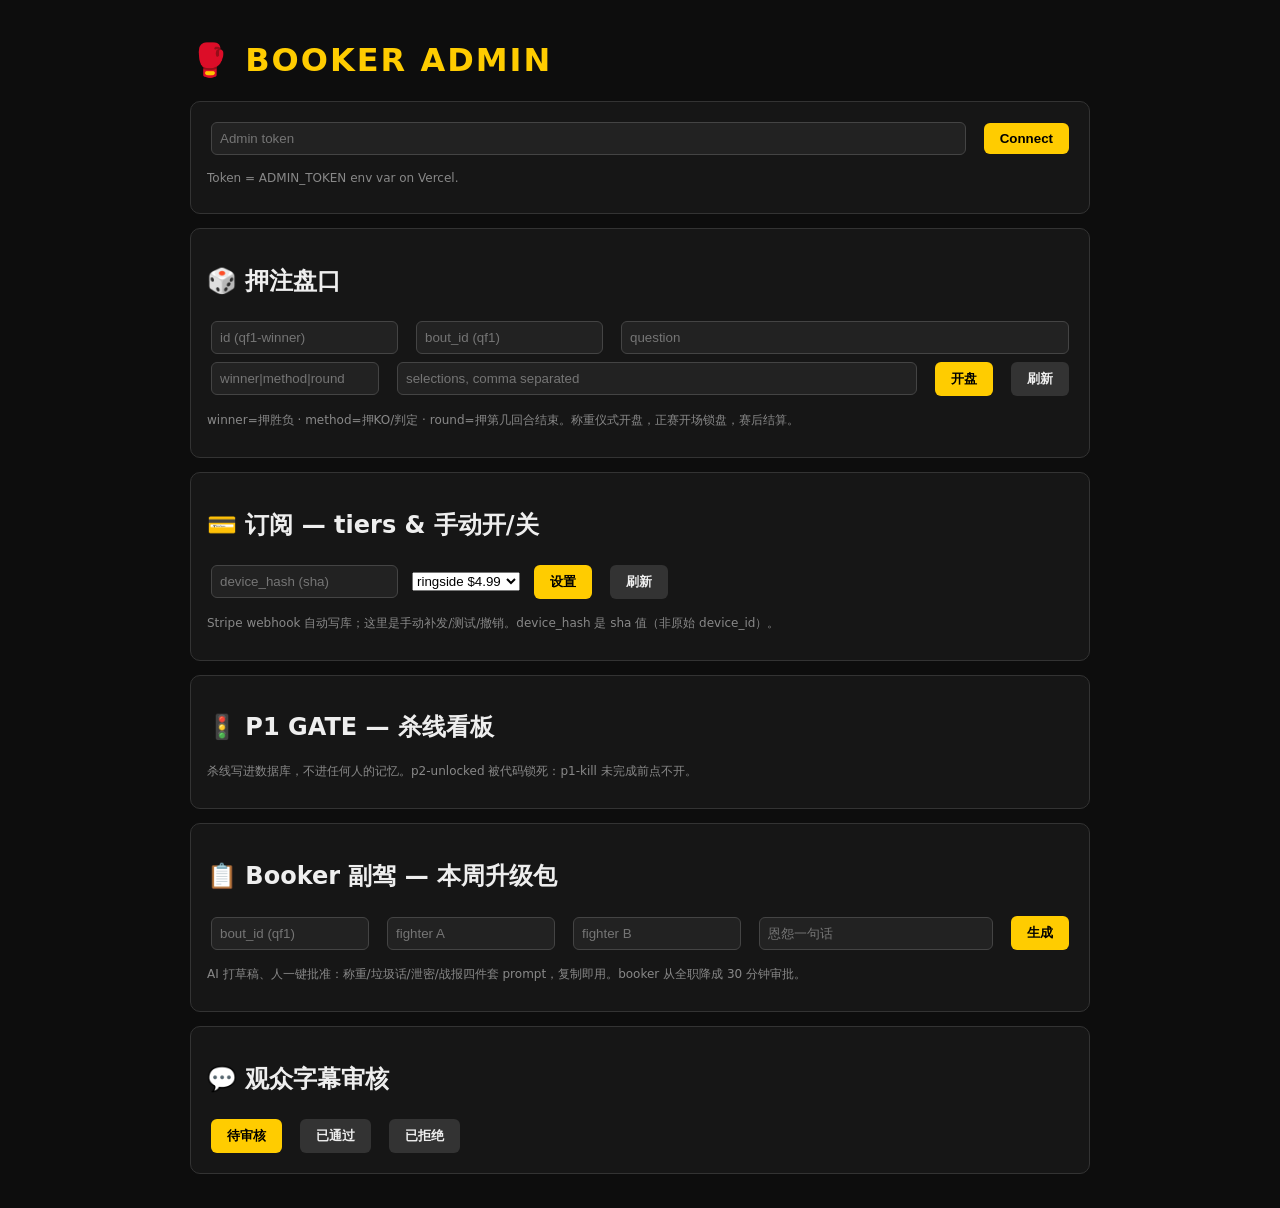
<file: vercel-app/admin.html>
<!DOCTYPE html>
<html lang="en"><head><meta charset="UTF-8"><meta name="viewport" content="width=device-width,initial-scale=1">
<title>BOOKER ADMIN — BRAWLVERSE</title>
<style>body{background:#0d0d0d;color:#eee;font-family:system-ui;max-width:900px;margin:0 auto;padding:20px}
h1{color:#fc0;letter-spacing:2px}.card{background:#161616;border:1px solid #333;border-radius:10px;padding:16px;margin:14px 0}
button{background:#fc0;border:0;border-radius:6px;padding:8px 16px;font-weight:700;cursor:pointer;margin:4px}
button.ghost{background:#333;color:#eee}input{background:#222;color:#eee;border:1px solid #444;border-radius:6px;padding:8px;margin:4px}
.bar{height:14px;background:#fc0;border-radius:4px}.row{display:flex;gap:10px;align-items:center;flex-wrap:wrap}.small{color:#888;font-size:12px}</style>
</head><body><h1>🥊 BOOKER ADMIN</h1>
<div class="card"><div class="row"><input id="token" type="password" placeholder="Admin token" style="flex:1">
<button onclick="load()">Connect</button></div><p class="small">Token = ADMIN_TOKEN env var on Vercel.</p></div>
<div id="bouts"></div>
<div class="card"><h2>🎲 押注盘口</h2>
<div id="mkts"></div>
<div class="row"><input id="mk_id" placeholder="id (qf1-winner)"><input id="mk_bout" placeholder="bout_id (qf1)">
<input id="mk_q" placeholder="question" style="flex:1"></div>
<div class="row"><input id="mk_type" placeholder="winner|method|round" style="width:150px">
<input id="mk_sels" placeholder="selections, comma separated" style="flex:1">
<button onclick="addMarket()">开盘</button><button class="ghost" onclick="loadMkts()">刷新</button></div>
<p class="small">winner=押胜负 · method=押KO/判定 · round=押第几回合结束。称重仪式开盘，正赛开场锁盘，赛后结算。</p></div>
<div class="card"><h2>💳 订阅 —  tiers & 手动开/关</h2>
<div id="subs"></div>
<div class="row"><input id="sub_dh" placeholder="device_hash (sha)">
<select id="sub_tier"><option value="ringside">ringside $4.99</option><option value="booker">booker $14.99</option><option value="promoter">promoter $49</option><option value="free">free (revoke)</option></select>
<button onclick="setSub()">设置</button><button class="ghost" onclick="loadSubs()">刷新</button></div>
<p class="small">Stripe webhook 自动写库；这里是手动补发/测试/撤销。device_hash 是 sha 值（非原始 device_id）。</p></div>
<div class="card"><h2>🚦 P1 GATE — 杀线看板</h2>
<div id="gates"></div>
<p class="small">杀线写进数据库，不进任何人的记忆。p2-unlocked 被代码锁死：p1-kill 未完成前点不开。</p></div>
<div class="card"><h2>📋 Booker 副驾 — 本周升级包</h2>
<div class="row"><input id="cp_bout" placeholder="bout_id (qf1)" style="width:140px">
<input id="cp_a" placeholder="fighter A" style="width:150px"><input id="cp_b" placeholder="fighter B" style="width:150px">
<input id="cp_feud" placeholder="恩怨一句话" style="flex:1"><button onclick="genPack()">生成</button></div>
<div id="pack"></div>
<p class="small">AI 打草稿、人一键批准：称重/垃圾话/泄密/战报四件套 prompt，复制即用。booker 从全职降成 30 分钟审批。</p></div>
<div class="card"><h2>💬 观众字幕审核</h2>
<div class="row"><button onclick="loadCaps('pending')">待审核</button>
<button class="ghost" onclick="loadCaps('approved')">已通过</button>
<button class="ghost" onclick="loadCaps('rejected')">已拒绝</button></div>
<div id="caps"></div></div>
<script>
async function loadCaps(status){
  const rows = await api('/api/admin/captions?status='+status).catch(e=>{alert('Load failed: '+e.message);return null;});
  if(!rows) return;
  const box = document.getElementById('caps'); box.innerHTML='';
  if(!rows.length){ box.innerHTML='<p class="small">空</p>'; return; }
  for(const c of rows){
    const el = document.createElement('div'); el.className='row';
    el.style.cssText='border-bottom:1px solid #333;padding:8px 0';
    el.innerHTML = '<span>['+c.id+'] <b>'+esc(c.text)+'</b> <span class="small">— '+esc(c.nickname)+(c.pinned?' 📌':'')+'</span></span><span style="flex:1"></span>';
    const btn = (label, action, ghost) => {
      const b = document.createElement('button'); b.textContent = label;
      if(ghost) b.className='ghost';
      b.onclick = async () => { await api('/api/admin/captions?id='+c.id,{method:'PATCH',body:JSON.stringify({action})}); loadCaps(status); };
      el.appendChild(b);
    };
    if(status==='pending'){ btn('通过','approve'); btn('置顶','pin'); btn('拒绝','reject',true); }
    else if(status==='approved'){ btn(c.pinned?'取消置顶':'置顶', c.pinned?'unpin':'pin'); btn('拒绝','reject',true); }
    else { btn('恢复通过','approve'); }
    btn('删除','delete',true);
    box.appendChild(el);
  }
}
function esc(s){ return String(s).replace(/[&<>"]/g, m => ({'&':'&amp;','<':'&lt;','>':'&gt;','"':'&quot;'}[m])); }
async function loadMkts(){
  const d = await api('/api/admin/betting').catch(e=>{alert('Load failed: '+e.message);return null;});
  if(!d) return;
  const box = document.getElementById('mkts'); box.innerHTML='';
  if(!d.markets.length){ box.innerHTML='<p class="small">暂无盘口</p>'; return; }
  for(const m of d.markets){
    const el = document.createElement('div'); el.className='row';
    el.style.cssText='border-bottom:1px solid #333;padding:8px 0';
    const pools = Object.entries(m.pools).map(([k,v])=>k+':'+v).join(' ');
    el.innerHTML = '<span>['+esc(m.id)+'] <b>'+esc(m.question)+'</b> <span class="small">'+m.status+' · pool '+m.total_pool+' · '+esc(pools)+'</span></span><span style="flex:1"></span>';
    const btn = (label, body, ghost) => {
      const b = document.createElement('button'); b.textContent = label;
      if(ghost) b.className='ghost';
      b.onclick = async () => { await api('/api/admin/betting?id='+m.id,{method:'PATCH',body:JSON.stringify(body)}); loadMkts(); };
      el.appendChild(b);
    };
    if(m.status==='open'){ btn('锁盘',{action:'lock'},true); }
    if(m.status!=='settled'){
      const sel = document.createElement('select');
      sel.style.cssText='background:#222;color:#eee;border:1px solid #444;border-radius:6px;padding:8px;margin:4px';
      m.selections.forEach(s=>{const o=document.createElement('option');o.value=s;o.textContent=s;sel.appendChild(o);});
      el.appendChild(sel);
      btn('结算',null); // placeholder replaced below
      el.lastChild.onclick = async () => { await api('/api/admin/betting?id='+m.id,{method:'PATCH',body:JSON.stringify({action:'settle',winning_selection:sel.value})}); loadMkts(); };
    }
    box.appendChild(el);
  }
}
async function addMarket(){
  const g=i=>document.getElementById(i).value;
  const sels=g('mk_sels').split(',').map(s=>s.trim()).filter(Boolean);
  await api('/api/admin/betting',{method:'POST',body:JSON.stringify({id:g('mk_id'),bout_id:g('mk_bout'),market_type:g('mk_type')||'winner',question:g('mk_q'),selections:sels})});
  loadMkts();
}
async function loadSubs(){
  const d = await api('/api/admin/subscriptions').catch(e=>{alert('Load failed: '+e.message);return null;});
  if(!d) return;
  const box = document.getElementById('subs'); box.innerHTML='';
  for(const s of d.subscriptions){
    const el = document.createElement('div'); el.className='row';
    el.innerHTML = '<span><b>'+esc(s.player)+'</b> '+esc(s.tier)+' ['+esc(s.status)+'] <span class="small">到 '+esc(s.period_end)+'</span></span>';
    box.appendChild(el);
  }
  if(!d.subscriptions.length) box.innerHTML = '<span class="small">暂无订阅（Stripe 未接或无人订阅）</span>';
}
async function setSub(){
  const g=i=>document.getElementById(i).value;
  await api('/api/admin/subscriptions?device_hash='+encodeURIComponent(g('sub_dh')),{method:'PATCH',body:JSON.stringify({tier:g('sub_tier')})});
  loadSubs();
}
async function loadGates(){
  const d = await api('/api/admin/gates').catch(e=>{alert('Load failed: '+e.message);return null;});
  if(!d) return;
  const box = document.getElementById('gates'); box.innerHTML='';
  for(const g of d.gates){
    const el = document.createElement('div'); el.className='row';
    el.style.cssText='border-bottom:1px solid #333;padding:8px 0';
    const dot = g.status==='done'?'🟢':(g.status==='killed'?'🔴':'⚪');
    el.innerHTML = '<span>'+dot+' <b>'+esc(g.id)+'</b> '+esc(g.label)+(g.note?' <span class="small">— '+esc(g.note)+'</span>':'')+'</span><span style="flex:1"></span>';
    const set = (label, status, ghost) => {
      const b = document.createElement('button'); b.textContent = label;
      if(ghost) b.className='ghost';
      b.onclick = async () => {
        try{ await api('/api/admin/gates?id='+g.id,{method:'PATCH',body:JSON.stringify({status})}); }
        catch(e){ alert('Blocked: '+e.message); }
        loadGates();
      };
      el.appendChild(b);
    };
    if(g.status!=='done') set('完成','done');
    if(g.status!=='killed') set('杀线','killed',true);
    if(g.status!=='pending') set('重置','pending',true);
    box.appendChild(el);
  }
}
function genPack(){
  const g=i=>document.getElementById(i).value.trim();
  const bout=g('cp_bout')||'qf1', a=g('cp_a')||'FIGHTER_A', b=g('cp_b')||'FIGHTER_B', feud=g('cp_feud')||'未填写恩怨线';
  const box = document.getElementById('pack'); box.innerHTML='';
  const items = [
    ['⚖️ 称重仪式 (60s, 赛前48h)', `AI 视频 prompt: "${a} vs ${b} 官方称重仪式, face-to-face staredown, 美漫风, 数据条. 恩怨背景: ${feud}. 结尾字幕: 评论区押注胜者."`],
    ['🎤 垃圾话采访 (30-45s 竖版)', `TTS 文案 (${a} 怼镜头): "恩怨: ${feud}. 放一句狠话, 15 字以内, 点名 ${b}." 定妆照 + SadTalker/cjwbw:sadtalker 生成.`],
    ['📹 更衣室泄密 (30s)', `伪纪录片 prompt: 训练场"偷拍" ${a} 的弱点/秘密, 手持晃动, 为下集埋伏笔. 恩怨: ${feud}.`],
    ['📰 赛后战报 (60s, 赛后24h)', `"你错过的 3 件事" + 3 个高光镜头 + EP0 同款 .vtt 字幕 + 积分榜更新 (${bout}).`],
  ];
  items.forEach(([t,p])=>{
    const el=document.createElement('div');
    el.style.cssText='background:#1a1a1a;border:1px solid #333;border-radius:8px;padding:10px;margin:8px 0';
    el.innerHTML='<b>'+t+'</b><p class="small" style="white-space:pre-wrap">'+esc(p)+'</p>';
    const btn=document.createElement('button'); btn.textContent='复制';
    btn.onclick=()=>{navigator.clipboard.writeText(p); btn.textContent='已复制'; setTimeout(()=>btn.textContent='复制',1500);};
    el.appendChild(btn); box.appendChild(el);
  });
}
</script>
<script>
let TOKEN='';
async function api(path,opts){opts=opts||{};opts.headers=Object.assign({'X-Admin-Token':TOKEN,'Content-Type':'application/json'},opts.headers||{});
const r=await fetch(path,opts);if(!r.ok)throw new Error(await r.text());return r.json();}
async function load(){TOKEN=document.getElementById('token').value;
const bouts=await api('/api/bouts').catch(e=>{alert('Load failed: '+e.message);return null;});if(!bouts)return;
const box=document.getElementById('bouts');box.innerHTML='';
for(const b of bouts){const t=await api('/api/votes/tally?bout_id='+b.id+'&round_no='+b.round_no).catch(()=>null);
const el=document.createElement('div');el.className='card';
const bars=t?Object.entries(t.tally).map(([k,v])=>{const p=t.total?Math.round(v/t.total*100):0;
return '<div>'+k.toUpperCase()+' — '+v+' ('+p+'%)<div class="bar" style="width:'+p+'%"></div></div>';}).join(''):'';
el.innerHTML='<h3>'+b.title+' <span class="small">['+b.id+'] R'+b.round_no+' '+(b.voting_open?'🟢 OPEN':'🔴 CLOSED')+'</span></h3><p>'+b.fighter_a+' vs '+b.fighter_b+'</p>'+bars+'<div class="row"><button onclick="toggleBout(\''+b.id+'\','+!b.voting_open+')">'+(b.voting_open?'Close voting':'Open voting')+'</button><button class="ghost" onclick="nextRound(\''+b.id+'\','+(b.round_no+1)+')">→ Round '+(b.round_no+1)+'</button></div>';
box.appendChild(el);}
const add=document.createElement('div');add.className='card';
add.innerHTML='<h3>+ New bout</h3><div class="row"><input id="nb_id" placeholder="id (qf5)"><input id="nb_title" placeholder="title"><input id="nb_a" placeholder="fighter A"><input id="nb_b" placeholder="fighter B"><button onclick="addBout()">Create</button></div>';
box.appendChild(add);
loadMkts(); loadGates(); loadSubs();}
async function toggleBout(id,open){await api('/api/admin/bouts?id='+id,{method:'PATCH',body:JSON.stringify({voting_open:open})});load();}
async function nextRound(id,r){await api('/api/admin/bouts?id='+id,{method:'PATCH',body:JSON.stringify({round_no:r,voting_open:true})});load();}
async function addBout(){const g=i=>document.getElementById(i).value;
await api('/api/admin/bouts',{method:'POST',body:JSON.stringify({id:g('nb_id'),title:g('nb_title'),fighter_a:g('nb_a'),fighter_b:g('nb_b'),voting_open:false})});load();}
</script></body></html>
</file>
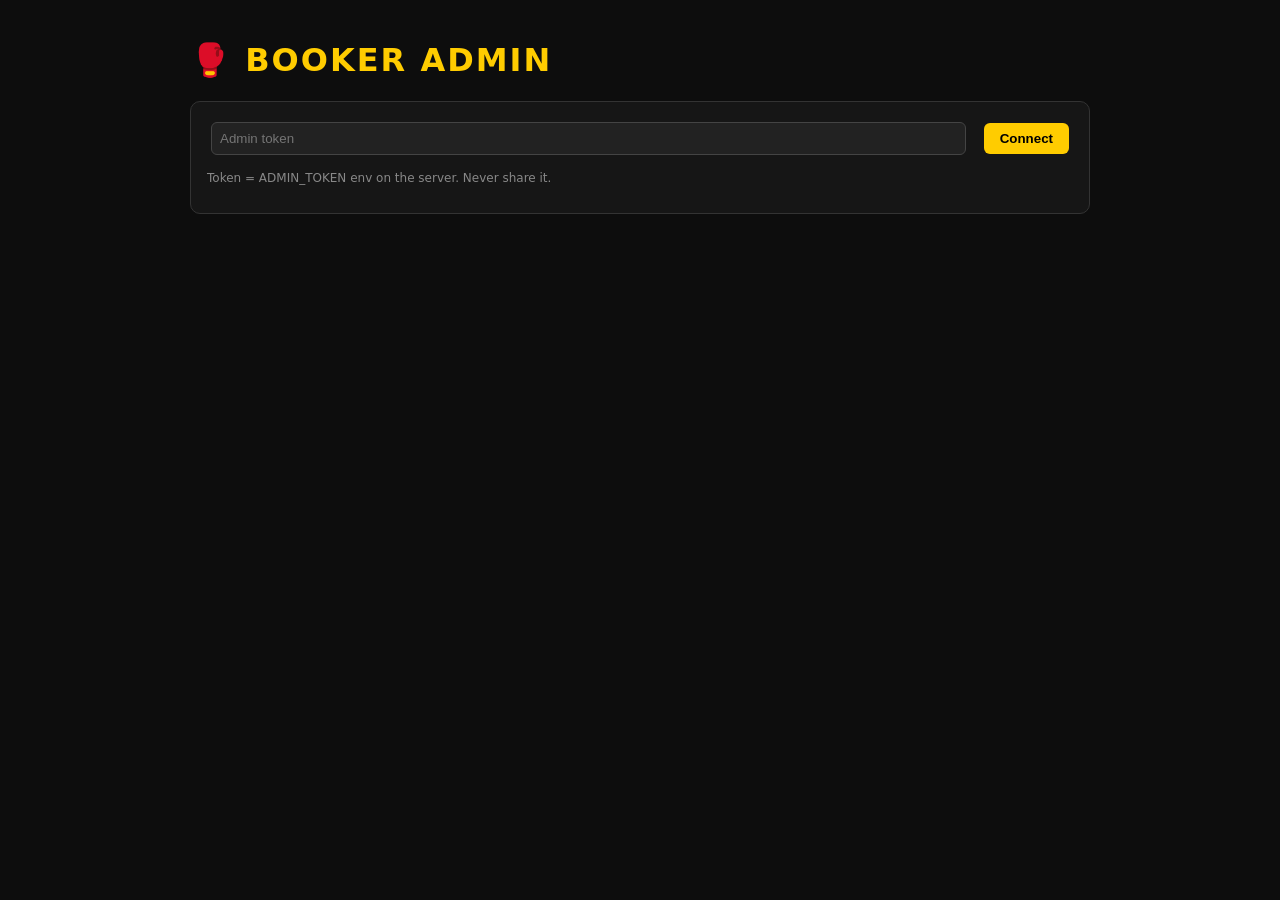
<file: server/static/admin.html>
<!DOCTYPE html>
<html lang="en">
<head>
<meta charset="UTF-8">
<meta name="viewport" content="width=device-width, initial-scale=1.0">
<title>BOOKER ADMIN — BRAWLVERSE</title>
<style>
body{background:#0d0d0d;color:#eee;font-family:system-ui;max-width:900px;margin:0 auto;padding:20px}
h1{color:#ffcc00;letter-spacing:2px}
.card{background:#161616;border:1px solid #333;border-radius:10px;padding:16px;margin:14px 0}
button{background:#ffcc00;border:0;border-radius:6px;padding:8px 16px;font-weight:700;cursor:pointer;margin:4px}
button.ghost{background:#333;color:#eee}
input,select{background:#222;color:#eee;border:1px solid #444;border-radius:6px;padding:8px;margin:4px}
.bars div{margin:6px 0}.bar{height:14px;background:#ffcc00;border-radius:4px}
.row{display:flex;gap:10px;align-items:center;flex-wrap:wrap}
.small{color:#888;font-size:12px}
</style>
</head>
<body>
<h1>🥊 BOOKER ADMIN</h1>
<div class="card">
  <div class="row"><input id="token" type="password" placeholder="Admin token" style="flex:1">
  <button onclick="load()">Connect</button></div>
  <p class="small">Token = ADMIN_TOKEN env on the server. Never share it.</p>
</div>
<div id="bouts"></div>

<script>
const API = location.origin;
let TOKEN = '';
async function api(path, opts={}){
  opts.headers = Object.assign({'X-Admin-Token': TOKEN, 'Content-Type':'application/json'}, opts.headers||{});
  const r = await fetch(API+path, opts);
  if(!r.ok) throw new Error(await r.text());
  return r.json();
}
async function load(){
  TOKEN = document.getElementById('token').value;
  const bouts = await api('/api/bouts').catch(e=>alert('Auth failed: '+e.message));
  if(!bouts) return;
  const box = document.getElementById('bouts'); box.innerHTML='';
  for(const b of bouts){
    const t = await api(`/api/votes/tally?bout_id=${b.id}&round_no=${b.round_no}`).catch(()=>null);
    const el = document.createElement('div'); el.className='card';
    const bars = t ? Object.entries(t.tally).map(([k,v])=>{
      const pct = t.total? Math.round(v/t.total*100):0;
      return `<div>${k.toUpperCase()} — ${v} (${pct}%)<div class="bar" style="width:${pct}%"></div></div>`;
    }).join('') : '';
    el.innerHTML = `<h3>${b.title} <span class="small">[${b.id}] R${b.round_no} ${b.voting_open?'🟢 OPEN':'🔴 CLOSED'}</span></h3>
      <p>${b.fighter_a} vs ${b.fighter_b}</p><div class="bars">${bars}</div>
      <div class="row">
        <button onclick="toggleBout('${b.id}',${!b.voting_open})">${b.voting_open?'Close voting':'Open voting'}</button>
        <button class="ghost" onclick="nextRound('${b.id}',${b.round_no+1})">→ Round ${b.round_no+1}</button>
      </div>`;
    box.appendChild(el);
  }
  const add = document.createElement('div'); add.className='card';
  add.innerHTML = `<h3>+ New bout</h3><div class="row">
    <input id="nb_id" placeholder="id (qf5)"><input id="nb_title" placeholder="title">
    <input id="nb_a" placeholder="fighter A"><input id="nb_b" placeholder="fighter B">
    <button onclick="addBout()">Create</button></div>`;
  box.appendChild(add);
}
async function toggleBout(id, open){
  await api(`/api/admin/bouts/${id}`, {method:'PATCH', body: JSON.stringify({voting_open: open})});
  load();
}
async function nextRound(id, r){
  await api(`/api/admin/bouts/${id}`, {method:'PATCH', body: JSON.stringify({round_no: r, voting_open: true})});
  load();
}
async function addBout(){
  const g = id => document.getElementById(id).value;
  await api('/api/admin/bouts', {method:'POST', body: JSON.stringify({
    id: g('nb_id'), title: g('nb_title'), fighter_a: g('nb_a'), fighter_b: g('nb_b'), voting_open: false})});
  load();
}
</script>
</body>
</html>
</file>
<file: style.css>
*{margin:0;padding:0;box-sizing:border-box}
body{background:#0d0d0d;color:#f5f5f5;font-family:Georgia,'Times New Roman',serif;text-align:center}
.hero{padding:70px 20px 50px;background:radial-gradient(circle at 50% 30%,#3a0d0d,#0d0d0d 70%);border-bottom:6px solid #ffcc00}
.logo{font-size:clamp(48px,10vw,110px);color:#ffcc00;letter-spacing:4px;text-shadow:4px 4px 0 #cc0000,-2px -2px 0 #000;font-style:italic}
.tagline{margin-top:14px;font-size:clamp(16px,3vw,24px);letter-spacing:2px}
.tagline span{color:#ffcc00}
.sub{margin-top:16px;color:#bbb;font-size:17px;line-height:1.6}
section{padding:50px 20px;max-width:1100px;margin:0 auto}
h2{font-size:clamp(24px,5vw,38px);color:#ffcc00;letter-spacing:2px;margin-bottom:26px;font-style:italic;text-shadow:2px 2px 0 #000}
video{width:100%;max-width:900px;border:5px solid #ffcc00;border-radius:6px;background:#000}
.note{margin-top:10px;color:#888;font-size:14px}
.cards{display:grid;grid-template-columns:repeat(auto-fit,minmax(220px,1fr));gap:20px}
.card{background:#161616;border:3px solid #333;border-radius:8px;padding:18px;transition:transform .2s}
.card:hover{transform:translateY(-4px)}
.card.red{border-color:#cc0000}.card.green{border-color:#39ff6a}
.card img{width:100%;border-radius:4px}
.card h3{margin:12px 0 4px;font-size:24px;letter-spacing:2px}
.card.red h3{color:#ff5555}.card.green h3{color:#39ff6a}
.card .style{color:#ffcc00;font-size:14px;letter-spacing:1px;margin-bottom:10px}
.card .bio{color:#bbb;font-size:14px;line-height:1.6;min-height:66px}
.card .stats{margin-top:12px;display:flex;justify-content:space-between;color:#888;font-size:13px;border-top:1px solid #333;padding-top:10px}
.card.locked{opacity:.45;display:flex;flex-direction:column;align-items:center;justify-content:center;min-height:280px}
.card .q{font-size:90px;color:#444;font-style:italic}
.vote ol{text-align:left;max-width:560px;margin:0 auto 20px;font-size:18px;line-height:2.2;color:#ddd}
.vote b{color:#ffcc00}
.soon{font-size:20px;color:#ffcc00;letter-spacing:1px}
.topnav{padding:14px 22px;text-align:right;background:#000;border-bottom:2px solid #ffcc00}
.topnav a{color:#ffcc00;text-decoration:none;letter-spacing:2px;font-size:15px}
.hero.small{padding:44px 20px 34px}
.forge-form{max-width:640px}
.forge-form form{display:flex;flex-direction:column;gap:12px;margin-top:8px}
.forge-form input{background:#161616;border:2px solid #444;color:#f5f5f5;padding:14px;font-size:16px;border-radius:6px;font-family:inherit}
.forge-form input:focus{border-color:#ffcc00;outline:none}
.forge-form button{background:#ffcc00;color:#000;border:none;padding:14px;font-size:20px;letter-spacing:3px;font-weight:bold;border-radius:6px;cursor:pointer;font-family:inherit}
.forge-form button:hover{background:#ffe066}
.card.yellow{border-color:#ffcc00}
.card.yellow h3{color:#ffcc00}
.card.orange{border-color:#ff8800}.card.orange h3{color:#ff8800}
.card.teal{border-color:#33cccc}.card.teal h3{color:#33cccc}
.card.purple{border-color:#bb66ff}.card.purple h3{color:#bb66ff}
table.standings{margin:0 auto;border-collapse:collapse;min-width:320px}
table.standings th,table.standings td{border:1px solid #444;padding:10px 18px}
table.standings th{color:#ffcc00;letter-spacing:2px}
table.standings td{color:#ddd}
video::cue{
  font-family:Impact,'Arial Black',sans-serif;
  font-size:1.35em;
  color:#ffcc00;
  text-shadow:2px 2px 0 #000,-1px -1px 0 #000;
  background:rgba(0,0,0,.55);
}
.videowrap{position:relative;max-width:860px;margin:0 auto}
.videowrap video{width:100%;display:block}
#danmaku-layer{position:absolute;inset:0;overflow:hidden;pointer-events:none}
.pinned{max-width:860px;margin:0 auto 12px;background:#1a1200;border:1px solid #ffcc00;border-radius:10px;padding:10px 16px;font-size:1.15em}
.pinned .fire{color:#ffcc00;font-weight:800;margin-right:10px}
.pinned .nick{color:#888;font-size:.8em;margin-left:10px}
.fanbox{max-width:860px;margin:14px auto 0;display:flex;gap:8px;flex-wrap:wrap;align-items:center}
.fanbox input{background:#1a1a1a;border:1px solid #444;color:#eee;border-radius:8px;padding:10px}
#fan-nick{width:150px}#fan-text{flex:1;min-width:200px}
.fanbox button{background:#ffcc00;border:0;border-radius:8px;padding:10px 18px;font-weight:800;cursor:pointer}
.fanbox .note{color:#888;font-size:.85em}
.card .trash{background:#0a0a0a;border-left:4px solid #ffcc00;padding:10px 12px;margin:10px 0;font-style:italic;color:#ddd;font-size:14px;line-height:1.55;text-align:left}
.live{color:#ff3333;animation:blink 1.2s infinite}
@keyframes blink{50%{opacity:.35}}
.training video{border-color:#ff3333}
.rulevote{margin-top:26px;background:#161616;border:3px solid #333;border-radius:8px;padding:24px;max-width:700px;margin-left:auto;margin-right:auto}
.rulevote h3{color:#ffcc00;letter-spacing:2px;margin-bottom:16px}
.rv-buttons{display:flex;gap:14px;justify-content:center;margin-bottom:18px}
.rv-buttons button{flex:1;max-width:260px;background:#222;color:#fff;border:2px solid #555;padding:14px;font-size:17px;letter-spacing:1px;cursor:pointer;border-radius:6px;font-family:inherit}
.rv-buttons button small{color:#999;font-size:12px}
#voteRage{border-color:#ff3333}#voteFair{border-color:#39ff6a}
.rv-buttons button:hover{background:#2c2c2c}
.rv-row{display:flex;align-items:center;gap:10px;margin:8px 0;color:#bbb;font-size:14px}
.rv-row span{width:44px;text-align:right}
.rv-row .bar{flex:1;background:#0a0a0a;height:18px;border-radius:9px;overflow:hidden}
.rv-row .bar div{height:100%;width:0;transition:width .4s}
#barRage{background:#ff3333}#barFair{background:#39ff6a}
.rv-row b{width:40px;color:#fff}
.cta{color:#000;background:#ffcc00;padding:12px 26px;text-decoration:none;letter-spacing:2px;border-radius:6px;font-size:18px}
footer{padding:34px 20px;border-top:6px solid #ffcc00;color:#888;font-size:14px}
footer .aigc{margin-top:8px;font-size:12px;color:#666}
</file>
